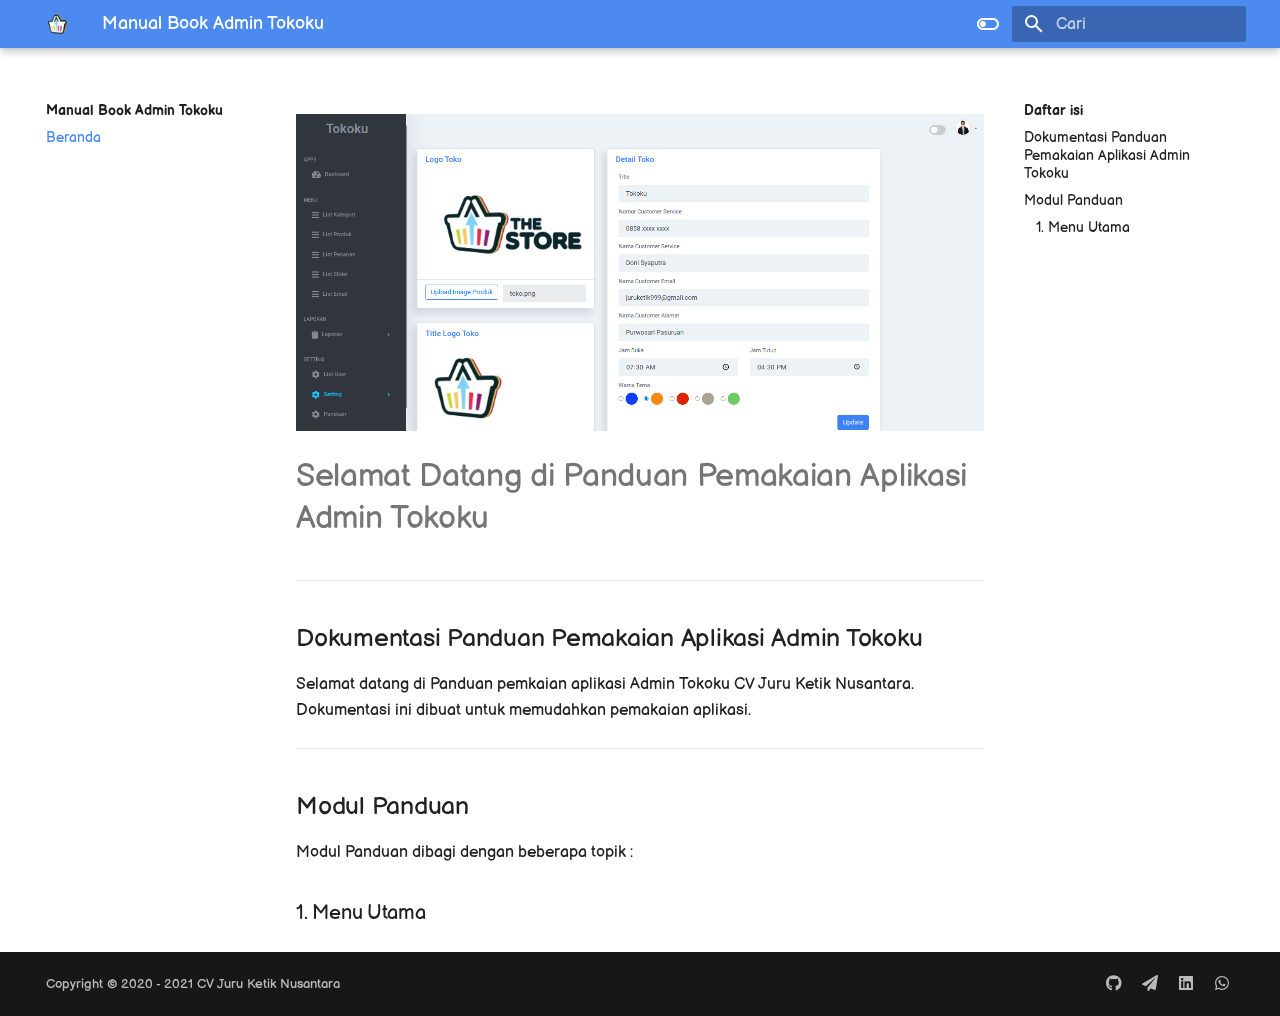
<file: index.html>
<!doctype html>
<html lang="id" class="no-js">
  <head>
    
      <meta charset="utf-8">
      <meta name="viewport" content="width=device-width,initial-scale=1">
      
      
      
      
      <link rel="icon" href="assets/img/logo.png">
      <meta name="generator" content="mkdocs-1.2.3, mkdocs-material-7.3.4">
    
    
      
        <title>Manual Book Admin Tokoku</title>
      
    
    
      <link rel="stylesheet" href="assets/stylesheets/main.db9e7362.min.css">
      
        
        <link rel="stylesheet" href="assets/stylesheets/palette.3f5d1f46.min.css">
        
      
    
    
    
      
        
        <link rel="preconnect" href="https://fonts.gstatic.com" crossorigin>
        <link rel="stylesheet" href="https://fonts.googleapis.com/css?family=Roboto:300,400,400i,700%7CRoboto+Mono&display=fallback">
        <style>:root{--md-text-font-family:"Roboto";--md-code-font-family:"Roboto Mono"}</style>
      
    
    
    
      <link rel="stylesheet" href="assets/css/extra.css">
    
    
      


    
    
  </head>
  
  
    
    
      
    
    
    
    
    <body dir="ltr" data-md-color-scheme="default" data-md-color-primary="" data-md-color-accent="">
  
    
    <script>function __prefix(e){return new URL(".",location).pathname+"."+e}function __get(e,t=localStorage){return JSON.parse(t.getItem(__prefix(e)))}</script>
    
      <script>var palette=__get("__palette");if(null!==palette&&"object"==typeof palette.color)for(var key in palette.color)document.body.setAttribute("data-md-color-"+key,palette.color[key])</script>
    
    <input class="md-toggle" data-md-toggle="drawer" type="checkbox" id="__drawer" autocomplete="off">
    <input class="md-toggle" data-md-toggle="search" type="checkbox" id="__search" autocomplete="off">
    <label class="md-overlay" for="__drawer"></label>
    <div data-md-component="skip">
      
        
        <a href="#selamat-datang-di-panduan-pemakaian-aplikasi-admin-tokoku" class="md-skip">
          Lewati ke isi
        </a>
      
    </div>
    <div data-md-component="announce">
      
    </div>
    
      

<header class="md-header" data-md-component="header">
  <nav class="md-header__inner md-grid" aria-label="Header">
    <a href="." title="Manual Book Admin Tokoku" class="md-header__button md-logo" aria-label="Manual Book Admin Tokoku" data-md-component="logo">
      
  <img src="assets/img/logo.png" alt="logo">

    </a>
    <label class="md-header__button md-icon" for="__drawer">
      <svg xmlns="http://www.w3.org/2000/svg" viewBox="0 0 24 24"><path d="M3 6h18v2H3V6m0 5h18v2H3v-2m0 5h18v2H3v-2z"/></svg>
    </label>
    <div class="md-header__title" data-md-component="header-title">
      <div class="md-header__ellipsis">
        <div class="md-header__topic">
          <span class="md-ellipsis">
            Manual Book Admin Tokoku
          </span>
        </div>
        <div class="md-header__topic" data-md-component="header-topic">
          <span class="md-ellipsis">
            
              Beranda
            
          </span>
        </div>
      </div>
    </div>
    
      <form class="md-header__option" data-md-component="palette">
        
          
          
          <input class="md-option" data-md-color-media="" data-md-color-scheme="default" data-md-color-primary="" data-md-color-accent=""  aria-label="Switch to dark mode"  type="radio" name="__palette" id="__palette_1">
          
            <label class="md-header__button md-icon" title="Switch to dark mode" for="__palette_2" hidden>
              <svg xmlns="http://www.w3.org/2000/svg" viewBox="0 0 24 24"><path d="M17 6H7c-3.31 0-6 2.69-6 6s2.69 6 6 6h10c3.31 0 6-2.69 6-6s-2.69-6-6-6zm0 10H7c-2.21 0-4-1.79-4-4s1.79-4 4-4h10c2.21 0 4 1.79 4 4s-1.79 4-4 4zM7 9c-1.66 0-3 1.34-3 3s1.34 3 3 3 3-1.34 3-3-1.34-3-3-3z"/></svg>
            </label>
          
        
          
          
          <input class="md-option" data-md-color-media="" data-md-color-scheme="slate" data-md-color-primary="" data-md-color-accent=""  aria-label="Switch to light mode"  type="radio" name="__palette" id="__palette_2">
          
            <label class="md-header__button md-icon" title="Switch to light mode" for="__palette_1" hidden>
              <svg xmlns="http://www.w3.org/2000/svg" viewBox="0 0 24 24"><path d="M17 7H7a5 5 0 0 0-5 5 5 5 0 0 0 5 5h10a5 5 0 0 0 5-5 5 5 0 0 0-5-5m0 8a3 3 0 0 1-3-3 3 3 0 0 1 3-3 3 3 0 0 1 3 3 3 3 0 0 1-3 3z"/></svg>
            </label>
          
        
      </form>
    
    
    
      <label class="md-header__button md-icon" for="__search">
        <svg xmlns="http://www.w3.org/2000/svg" viewBox="0 0 24 24"><path d="M9.5 3A6.5 6.5 0 0 1 16 9.5c0 1.61-.59 3.09-1.56 4.23l.27.27h.79l5 5-1.5 1.5-5-5v-.79l-.27-.27A6.516 6.516 0 0 1 9.5 16 6.5 6.5 0 0 1 3 9.5 6.5 6.5 0 0 1 9.5 3m0 2C7 5 5 7 5 9.5S7 14 9.5 14 14 12 14 9.5 12 5 9.5 5z"/></svg>
      </label>
      
<div class="md-search" data-md-component="search" role="dialog">
  <label class="md-search__overlay" for="__search"></label>
  <div class="md-search__inner" role="search">
    <form class="md-search__form" name="search">
      <input type="text" class="md-search__input" name="query" aria-label="Cari" placeholder="Cari" autocapitalize="off" autocorrect="off" autocomplete="off" spellcheck="false" data-md-component="search-query" required>
      <label class="md-search__icon md-icon" for="__search">
        <svg xmlns="http://www.w3.org/2000/svg" viewBox="0 0 24 24"><path d="M9.5 3A6.5 6.5 0 0 1 16 9.5c0 1.61-.59 3.09-1.56 4.23l.27.27h.79l5 5-1.5 1.5-5-5v-.79l-.27-.27A6.516 6.516 0 0 1 9.5 16 6.5 6.5 0 0 1 3 9.5 6.5 6.5 0 0 1 9.5 3m0 2C7 5 5 7 5 9.5S7 14 9.5 14 14 12 14 9.5 12 5 9.5 5z"/></svg>
        <svg xmlns="http://www.w3.org/2000/svg" viewBox="0 0 24 24"><path d="M20 11v2H8l5.5 5.5-1.42 1.42L4.16 12l7.92-7.92L13.5 5.5 8 11h12z"/></svg>
      </label>
      <nav class="md-search__options" aria-label="Search">
        
        <button type="reset" class="md-search__icon md-icon" aria-label="Clear" tabindex="-1">
          <svg xmlns="http://www.w3.org/2000/svg" viewBox="0 0 24 24"><path d="M19 6.41 17.59 5 12 10.59 6.41 5 5 6.41 10.59 12 5 17.59 6.41 19 12 13.41 17.59 19 19 17.59 13.41 12 19 6.41z"/></svg>
        </button>
      </nav>
      
    </form>
    <div class="md-search__output">
      <div class="md-search__scrollwrap" data-md-scrollfix>
        <div class="md-search-result" data-md-component="search-result">
          <div class="md-search-result__meta">
            Initializing search
          </div>
          <ol class="md-search-result__list"></ol>
        </div>
      </div>
    </div>
  </div>
</div>
    
    
  </nav>
  
</header>
    
    <div class="md-container" data-md-component="container">
      
      
        
          
        
      
      <main class="md-main" data-md-component="main">
        <div class="md-main__inner md-grid">
          
            
              
              <div class="md-sidebar md-sidebar--primary" data-md-component="sidebar" data-md-type="navigation" >
                <div class="md-sidebar__scrollwrap">
                  <div class="md-sidebar__inner">
                    


<nav class="md-nav md-nav--primary" aria-label="Navigation" data-md-level="0">
  <label class="md-nav__title" for="__drawer">
    <a href="." title="Manual Book Admin Tokoku" class="md-nav__button md-logo" aria-label="Manual Book Admin Tokoku" data-md-component="logo">
      
  <img src="assets/img/logo.png" alt="logo">

    </a>
    Manual Book Admin Tokoku
  </label>
  
  <ul class="md-nav__list" data-md-scrollfix>
    
      
      
      

  
  
    
  
  
    <li class="md-nav__item md-nav__item--active">
      
      <input class="md-nav__toggle md-toggle" data-md-toggle="toc" type="checkbox" id="__toc">
      
      
        
      
      
        <label class="md-nav__link md-nav__link--active" for="__toc">
          Beranda
          <span class="md-nav__icon md-icon"></span>
        </label>
      
      <a href="." class="md-nav__link md-nav__link--active">
        Beranda
      </a>
      
        
<nav class="md-nav md-nav--secondary" aria-label="Daftar isi">
  
  
  
    
  
  
    <label class="md-nav__title" for="__toc">
      <span class="md-nav__icon md-icon"></span>
      Daftar isi
    </label>
    <ul class="md-nav__list" data-md-component="toc" data-md-scrollfix>
      
        <li class="md-nav__item">
  <a href="#dokumentasi-panduan-pemakaian-aplikasi-admin-tokoku" class="md-nav__link">
    Dokumentasi Panduan Pemakaian Aplikasi Admin Tokoku
  </a>
  
</li>
      
        <li class="md-nav__item">
  <a href="#modul-panduan" class="md-nav__link">
    Modul Panduan
  </a>
  
    <nav class="md-nav" aria-label="Modul Panduan">
      <ul class="md-nav__list">
        
          <li class="md-nav__item">
  <a href="#1-menu-utama" class="md-nav__link">
    1. Menu Utama
  </a>
  
</li>
        
      </ul>
    </nav>
  
</li>
      
    </ul>
  
</nav>
      
    </li>
  

    
  </ul>
</nav>
                  </div>
                </div>
              </div>
            
            
              
              <div class="md-sidebar md-sidebar--secondary" data-md-component="sidebar" data-md-type="toc" >
                <div class="md-sidebar__scrollwrap">
                  <div class="md-sidebar__inner">
                    
<nav class="md-nav md-nav--secondary" aria-label="Daftar isi">
  
  
  
    
  
  
    <label class="md-nav__title" for="__toc">
      <span class="md-nav__icon md-icon"></span>
      Daftar isi
    </label>
    <ul class="md-nav__list" data-md-component="toc" data-md-scrollfix>
      
        <li class="md-nav__item">
  <a href="#dokumentasi-panduan-pemakaian-aplikasi-admin-tokoku" class="md-nav__link">
    Dokumentasi Panduan Pemakaian Aplikasi Admin Tokoku
  </a>
  
</li>
      
        <li class="md-nav__item">
  <a href="#modul-panduan" class="md-nav__link">
    Modul Panduan
  </a>
  
    <nav class="md-nav" aria-label="Modul Panduan">
      <ul class="md-nav__list">
        
          <li class="md-nav__item">
  <a href="#1-menu-utama" class="md-nav__link">
    1. Menu Utama
  </a>
  
</li>
        
      </ul>
    </nav>
  
</li>
      
    </ul>
  
</nav>
                  </div>
                </div>
              </div>
            
          
          <div class="md-content" data-md-component="content">
            <article class="md-content__inner md-typeset">
              
                
                
                <p><img alt="Screenshot" src="assets/img/admin-setting.png" /></p>
<h1 id="selamat-datang-di-panduan-pemakaian-aplikasi-admin-tokoku"><strong>Selamat Datang di Panduan Pemakaian Aplikasi Admin Tokoku</strong></h1>
<hr />
<h2 id="dokumentasi-panduan-pemakaian-aplikasi-admin-tokoku">Dokumentasi Panduan Pemakaian Aplikasi Admin Tokoku</h2>
<p>Selamat datang di Panduan pemkaian aplikasi Admin Tokoku CV Juru Ketik Nusantara.
Dokumentasi ini dibuat untuk memudahkan pemakaian aplikasi.</p>
<hr />
<h2 id="modul-panduan">Modul Panduan</h2>
<p>Modul Panduan dibagi dengan beberapa topik :</p>
<h3 id="1-menu-utama">1. Menu Utama</h3>
<!-- * [Menu Header](menu_utama/header.md)

* [Menu Home](menu_utama/home.md)

* [Menu Footer](menu_utama/footer.md) -->
                
              
              
                


              
            </article>
          </div>
        </div>
        
      </main>
      
        
<footer class="md-footer">
  
  <div class="md-footer-meta md-typeset">
    <div class="md-footer-meta__inner md-grid">
      <div class="md-footer-copyright">
        
          <div class="md-footer-copyright__highlight">
            Copyright &copy; 2020 - 2021 CV Juru Ketik Nusantara
          </div>
        
        
        
      </div>
      
  <div class="md-footer-social">
    
      
      
        
        
      
      <a href="https://github.com/Baguspanji" target="_blank" rel="noopener" title="github.com" class="md-footer-social__link">
        <svg xmlns="http://www.w3.org/2000/svg" viewBox="0 0 496 512"><path d="M165.9 397.4c0 2-2.3 3.6-5.2 3.6-3.3.3-5.6-1.3-5.6-3.6 0-2 2.3-3.6 5.2-3.6 3-.3 5.6 1.3 5.6 3.6zm-31.1-4.5c-.7 2 1.3 4.3 4.3 4.9 2.6 1 5.6 0 6.2-2s-1.3-4.3-4.3-5.2c-2.6-.7-5.5.3-6.2 2.3zm44.2-1.7c-2.9.7-4.9 2.6-4.6 4.9.3 2 2.9 3.3 5.9 2.6 2.9-.7 4.9-2.6 4.6-4.6-.3-1.9-3-3.2-5.9-2.9zM244.8 8C106.1 8 0 113.3 0 252c0 110.9 69.8 205.8 169.5 239.2 12.8 2.3 17.3-5.6 17.3-12.1 0-6.2-.3-40.4-.3-61.4 0 0-70 15-84.7-29.8 0 0-11.4-29.1-27.8-36.6 0 0-22.9-15.7 1.6-15.4 0 0 24.9 2 38.6 25.8 21.9 38.6 58.6 27.5 72.9 20.9 2.3-16 8.8-27.1 16-33.7-55.9-6.2-112.3-14.3-112.3-110.5 0-27.5 7.6-41.3 23.6-58.9-2.6-6.5-11.1-33.3 2.6-67.9 20.9-6.5 69 27 69 27 20-5.6 41.5-8.5 62.8-8.5s42.8 2.9 62.8 8.5c0 0 48.1-33.6 69-27 13.7 34.7 5.2 61.4 2.6 67.9 16 17.7 25.8 31.5 25.8 58.9 0 96.5-58.9 104.2-114.8 110.5 9.2 7.9 17 22.9 17 46.4 0 33.7-.3 75.4-.3 83.6 0 6.5 4.6 14.4 17.3 12.1C428.2 457.8 496 362.9 496 252 496 113.3 383.5 8 244.8 8zM97.2 352.9c-1.3 1-1 3.3.7 5.2 1.6 1.6 3.9 2.3 5.2 1 1.3-1 1-3.3-.7-5.2-1.6-1.6-3.9-2.3-5.2-1zm-10.8-8.1c-.7 1.3.3 2.9 2.3 3.9 1.6 1 3.6.7 4.3-.7.7-1.3-.3-2.9-2.3-3.9-2-.6-3.6-.3-4.3.7zm32.4 35.6c-1.6 1.3-1 4.3 1.3 6.2 2.3 2.3 5.2 2.6 6.5 1 1.3-1.3.7-4.3-1.3-6.2-2.2-2.3-5.2-2.6-6.5-1zm-11.4-14.7c-1.6 1-1.6 3.6 0 5.9 1.6 2.3 4.3 3.3 5.6 2.3 1.6-1.3 1.6-3.9 0-6.2-1.4-2.3-4-3.3-5.6-2z"/></svg>
      </a>
    
      
      
      <a href="mailto:bagusp1805@gmail.com" target="_blank" rel="noopener" title="" class="md-footer-social__link">
        <svg xmlns="http://www.w3.org/2000/svg" viewBox="0 0 512 512"><path d="M476 3.2 12.5 270.6c-18.1 10.4-15.8 35.6 2.2 43.2L121 358.4l287.3-253.2c5.5-4.9 13.3 2.6 8.6 8.3L176 407v80.5c0 23.6 28.5 32.9 42.5 15.8L282 426l124.6 52.2c14.2 6 30.4-2.9 33-18.2l72-432C515 7.8 493.3-6.8 476 3.2z"/></svg>
      </a>
    
      
      
        
        
      
      <a href="https://www.linkedin.com/in/bagus-panji-8870211b5" target="_blank" rel="noopener" title="www.linkedin.com" class="md-footer-social__link">
        <svg xmlns="http://www.w3.org/2000/svg" viewBox="0 0 448 512"><path d="M416 32H31.9C14.3 32 0 46.5 0 64.3v383.4C0 465.5 14.3 480 31.9 480H416c17.6 0 32-14.5 32-32.3V64.3c0-17.8-14.4-32.3-32-32.3zM135.4 416H69V202.2h66.5V416zm-33.2-243c-21.3 0-38.5-17.3-38.5-38.5S80.9 96 102.2 96c21.2 0 38.5 17.3 38.5 38.5 0 21.3-17.2 38.5-38.5 38.5zm282.1 243h-66.4V312c0-24.8-.5-56.7-34.5-56.7-34.6 0-39.9 27-39.9 54.9V416h-66.4V202.2h63.7v29.2h.9c8.9-16.8 30.6-34.5 62.9-34.5 67.2 0 79.7 44.3 79.7 101.9V416z"/></svg>
      </a>
    
      
      
        
        
      
      <a href="https://wa.me/6285785800430?" target="_blank" rel="noopener" title="wa.me" class="md-footer-social__link">
        <svg xmlns="http://www.w3.org/2000/svg" viewBox="0 0 448 512"><path d="M380.9 97.1C339 55.1 283.2 32 223.9 32c-122.4 0-222 99.6-222 222 0 39.1 10.2 77.3 29.6 111L0 480l117.7-30.9c32.4 17.7 68.9 27 106.1 27h.1c122.3 0 224.1-99.6 224.1-222 0-59.3-25.2-115-67.1-157zm-157 341.6c-33.2 0-65.7-8.9-94-25.7l-6.7-4-69.8 18.3L72 359.2l-4.4-7c-18.5-29.4-28.2-63.3-28.2-98.2 0-101.7 82.8-184.5 184.6-184.5 49.3 0 95.6 19.2 130.4 54.1 34.8 34.9 56.2 81.2 56.1 130.5 0 101.8-84.9 184.6-186.6 184.6zm101.2-138.2c-5.5-2.8-32.8-16.2-37.9-18-5.1-1.9-8.8-2.8-12.5 2.8-3.7 5.6-14.3 18-17.6 21.8-3.2 3.7-6.5 4.2-12 1.4-32.6-16.3-54-29.1-75.5-66-5.7-9.8 5.7-9.1 16.3-30.3 1.8-3.7.9-6.9-.5-9.7-1.4-2.8-12.5-30.1-17.1-41.2-4.5-10.8-9.1-9.3-12.5-9.5-3.2-.2-6.9-.2-10.6-.2-3.7 0-9.7 1.4-14.8 6.9-5.1 5.6-19.4 19-19.4 46.3 0 27.3 19.9 53.7 22.6 57.4 2.8 3.7 39.1 59.7 94.8 83.8 35.2 15.2 49 16.5 66.6 13.9 10.7-1.6 32.8-13.4 37.4-26.4 4.6-13 4.6-24.1 3.2-26.4-1.3-2.5-5-3.9-10.5-6.6z"/></svg>
      </a>
    
  </div>

    </div>
  </div>
</footer>
      
    </div>
    <div class="md-dialog" data-md-component="dialog">
      <div class="md-dialog__inner md-typeset"></div>
    </div>
    <script id="__config" type="application/json">{"base": ".", "features": ["navigation.expand", "header.autohide"], "translations": {"clipboard.copy": "Salin ke memori", "clipboard.copied": "Tersalin ke memori", "search.config.lang": "en", "search.config.pipeline": " ", "search.config.separator": "[\\s\\-]+", "search.placeholder": "Cari", "search.result.placeholder": "Ketik untuk mulai pencarian", "search.result.none": "Tidak ada dokumen yang sesuai", "search.result.one": "1 dokumen ditemukan", "search.result.other": "# dokumen ditemukan", "search.result.more.one": "1 more on this page", "search.result.more.other": "# more on this page", "search.result.term.missing": "Missing", "select.version.title": "Select version"}, "search": "assets/javascripts/workers/search.8397ff9e.min.js", "version": null}</script>
    
    
      <script src="assets/javascripts/bundle.1e84347e.min.js"></script>
      
    
  </body>
</html>
</file>
<file: assets/css/extra.css>
@import url('https://fonts.googleapis.com/css2?family=Balsamiq+Sans&display=swap');

:root {
  --md-primary-fg-color: #4d8af0;
  --md-primary-fg-color--light: #ecb7b7;
  --md-primary-fg-color--dark: #90030c;

  --md-text-font-family: 'Balsamiq Sans', cursive;
}
</file>
<file: assets/stylesheets/main.db9e7362.min.css>
@charset "UTF-8";html{-webkit-text-size-adjust:none;-moz-text-size-adjust:none;-ms-text-size-adjust:none;text-size-adjust:none;box-sizing:border-box}*,:after,:before{box-sizing:inherit}body{margin:0}a,button,input,label{-webkit-tap-highlight-color:transparent}a{color:inherit;text-decoration:none}hr{border:0;box-sizing:content-box;display:block;height:.05rem;overflow:visible;padding:0}small{font-size:80%}sub,sup{line-height:1em}img{border-style:none}table{border-collapse:separate;border-spacing:0}td,th{font-weight:400;vertical-align:top}button{background:transparent;border:0;font-family:inherit;font-size:inherit;margin:0;padding:0}input{border:0;outline:none}:root{--md-default-fg-color:rgba(0,0,0,0.87);--md-default-fg-color--light:rgba(0,0,0,0.54);--md-default-fg-color--lighter:rgba(0,0,0,0.32);--md-default-fg-color--lightest:rgba(0,0,0,0.07);--md-default-bg-color:#fff;--md-default-bg-color--light:hsla(0,0%,100%,0.7);--md-default-bg-color--lighter:hsla(0,0%,100%,0.3);--md-default-bg-color--lightest:hsla(0,0%,100%,0.12);--md-primary-fg-color:#4051b5;--md-primary-fg-color--light:#5d6cc0;--md-primary-fg-color--dark:#303fa1;--md-primary-bg-color:#fff;--md-primary-bg-color--light:hsla(0,0%,100%,0.7);--md-accent-fg-color:#526cfe;--md-accent-fg-color--transparent:rgba(82,108,254,0.1);--md-accent-bg-color:#fff;--md-accent-bg-color--light:hsla(0,0%,100%,0.7)}:root>*{--md-code-fg-color:#36464e;--md-code-bg-color:#f5f5f5;--md-code-hl-color:rgba(255,255,0,0.5);--md-code-hl-number-color:#d52a2a;--md-code-hl-special-color:#db1457;--md-code-hl-function-color:#a846b9;--md-code-hl-constant-color:#6e59d9;--md-code-hl-keyword-color:#3f6ec6;--md-code-hl-string-color:#1c7d4d;--md-code-hl-name-color:var(--md-code-fg-color);--md-code-hl-operator-color:var(--md-default-fg-color--light);--md-code-hl-punctuation-color:var(--md-default-fg-color--light);--md-code-hl-comment-color:var(--md-default-fg-color--light);--md-code-hl-generic-color:var(--md-default-fg-color--light);--md-code-hl-variable-color:var(--md-default-fg-color--light);--md-typeset-color:var(--md-default-fg-color);--md-typeset-a-color:var(--md-primary-fg-color);--md-typeset-mark-color:rgba(255,255,0,0.5);--md-typeset-del-color:hsla(6,90%,60%,0.15);--md-typeset-ins-color:rgba(11,213,112,0.15);--md-typeset-kbd-color:#fafafa;--md-typeset-kbd-accent-color:#fff;--md-typeset-kbd-border-color:#b8b8b8;--md-typeset-table-color:rgba(0,0,0,0.12);--md-admonition-fg-color:var(--md-default-fg-color);--md-admonition-bg-color:var(--md-default-bg-color);--md-footer-fg-color:#fff;--md-footer-fg-color--light:hsla(0,0%,100%,0.7);--md-footer-fg-color--lighter:hsla(0,0%,100%,0.3);--md-footer-bg-color:rgba(0,0,0,0.87);--md-footer-bg-color--dark:rgba(0,0,0,0.32)}.md-icon svg{fill:currentColor;display:block;height:1.2rem;width:1.2rem}body{-webkit-font-smoothing:antialiased;-moz-osx-font-smoothing:grayscale}body,input{font-feature-settings:"kern","liga";font-family:var(--md-text-font-family,_),-apple-system,BlinkMacSystemFont,Helvetica,Arial,sans-serif}body,code,input,kbd,pre{color:var(--md-typeset-color)}code,kbd,pre{font-feature-settings:"kern";font-family:var(--md-code-font-family,_),SFMono-Regular,Consolas,Menlo,monospace}:root{--md-typeset-table-sort-icon:url('data:image/svg+xml;charset=utf-8,<svg xmlns="http://www.w3.org/2000/svg" viewBox="0 0 24 24"><path d="m18 21-4-4h3V7h-3l4-4 4 4h-3v10h3M2 19v-2h10v2M2 13v-2h7v2M2 7V5h4v2H2z"/></svg>');--md-typeset-table-sort-icon--asc:url('data:image/svg+xml;charset=utf-8,<svg xmlns="http://www.w3.org/2000/svg" viewBox="0 0 24 24"><path d="M19 17h3l-4 4-4-4h3V3h2M2 17h10v2H2M6 5v2H2V5m0 6h7v2H2v-2z"/></svg>');--md-typeset-table-sort-icon--desc:url('data:image/svg+xml;charset=utf-8,<svg xmlns="http://www.w3.org/2000/svg" viewBox="0 0 24 24"><path d="M19 7h3l-4-4-4 4h3v14h2M2 17h10v2H2M6 5v2H2V5m0 6h7v2H2v-2z"/></svg>')}.md-typeset{-webkit-print-color-adjust:exact;color-adjust:exact;font-size:.8rem;line-height:1.6}@media print{.md-typeset{font-size:.68rem}}.md-typeset blockquote,.md-typeset dl,.md-typeset figure,.md-typeset ol,.md-typeset pre,.md-typeset ul{margin:1em 0}.md-typeset h1{color:var(--md-default-fg-color--light);font-size:2em;line-height:1.3;margin:0 0 1.25em}.md-typeset h1,.md-typeset h2{font-weight:300;letter-spacing:-.01em}.md-typeset h2{font-size:1.5625em;line-height:1.4;margin:1.6em 0 .64em}.md-typeset h3{font-size:1.25em;font-weight:400;letter-spacing:-.01em;line-height:1.5;margin:1.6em 0 .8em}.md-typeset h2+h3{margin-top:.8em}.md-typeset h4{font-weight:700;letter-spacing:-.01em;margin:1em 0}.md-typeset h5,.md-typeset h6{color:var(--md-default-fg-color--light);font-size:.8em;font-weight:700;letter-spacing:-.01em;margin:1.25em 0}.md-typeset h5{text-transform:uppercase}.md-typeset hr{border-bottom:.05rem solid var(--md-default-fg-color--lightest);display:flow-root;margin:1.5em 0}.md-typeset a{color:var(--md-typeset-a-color);word-break:break-word}.md-typeset a,.md-typeset a:before{transition:color 125ms}.md-typeset a:focus,.md-typeset a:hover{color:var(--md-accent-fg-color)}.md-typeset a.focus-visible{outline-color:var(--md-accent-fg-color);outline-offset:.2rem}.md-typeset code,.md-typeset kbd,.md-typeset pre{color:var(--md-code-fg-color);direction:ltr}@media print{.md-typeset code,.md-typeset kbd,.md-typeset pre{white-space:pre-wrap}}.md-typeset code{background-color:var(--md-code-bg-color);border-radius:.1rem;-webkit-box-decoration-break:clone;box-decoration-break:clone;font-size:.85em;padding:0 .2941176471em;word-break:break-word}.md-typeset code:not(.focus-visible){-webkit-tap-highlight-color:transparent;outline:none}.md-typeset h1 code,.md-typeset h2 code,.md-typeset h3 code,.md-typeset h4 code,.md-typeset h5 code,.md-typeset h6 code{background-color:transparent;box-shadow:none;margin:initial;padding:initial}.md-typeset a code{color:currentColor}.md-typeset pre{display:flow-root;line-height:1.4;position:relative}.md-typeset pre>code{-webkit-box-decoration-break:slice;box-decoration-break:slice;box-shadow:none;display:block;margin:0;overflow:auto;padding:.7720588235em 1.1764705882em;scrollbar-color:var(--md-default-fg-color--lighter) transparent;scrollbar-width:thin;touch-action:auto;word-break:normal}.md-typeset pre>code:hover{scrollbar-color:var(--md-accent-fg-color) transparent}.md-typeset pre>code::-webkit-scrollbar{height:.2rem;width:.2rem}.md-typeset pre>code::-webkit-scrollbar-thumb{background-color:var(--md-default-fg-color--lighter)}.md-typeset pre>code::-webkit-scrollbar-thumb:hover{background-color:var(--md-accent-fg-color)}@media screen and (max-width:44.9375em){.md-typeset>pre{margin:1em -.8rem}.md-typeset>pre code{border-radius:0}}.md-typeset kbd{background-color:var(--md-typeset-kbd-color);border-radius:.1rem;box-shadow:0 .1rem 0 .05rem var(--md-typeset-kbd-border-color),0 .1rem 0 var(--md-typeset-kbd-border-color),0 -.1rem .2rem var(--md-typeset-kbd-accent-color) inset;color:var(--md-default-fg-color);display:inline-block;font-size:.75em;padding:0 .6666666667em;vertical-align:text-top;word-break:break-word}.md-typeset mark{background-color:var(--md-typeset-mark-color);-webkit-box-decoration-break:clone;box-decoration-break:clone;color:inherit;word-break:break-word}.md-typeset abbr{border-bottom:.05rem dotted var(--md-default-fg-color--light);cursor:help;text-decoration:none}@media (hover:none){.md-typeset abbr{position:relative}.md-typeset abbr[title]:focus:after,.md-typeset abbr[title]:hover:after{background-color:var(--md-default-fg-color);border-radius:.1rem;box-shadow:0 2px 2px 0 rgba(0,0,0,.14),0 1px 5px 0 rgba(0,0,0,.12),0 3px 1px -2px rgba(0,0,0,.2);color:var(--md-default-bg-color);content:attr(title);display:inline-block;font-size:.7rem;left:0;margin-top:2em;max-width:80%;min-width:-webkit-max-content;min-width:-moz-max-content;min-width:max-content;padding:.2rem .3rem;position:absolute;width:auto}}.md-typeset small{opacity:.75}.md-typeset sub,.md-typeset sup{margin-left:.078125em}[dir=rtl] .md-typeset sub,[dir=rtl] .md-typeset sup{margin-left:0;margin-right:.078125em}.md-typeset blockquote{border-left:.2rem solid var(--md-default-fg-color--lighter);color:var(--md-default-fg-color--light);padding-left:.6rem}[dir=rtl] .md-typeset blockquote{border-left:initial;border-right:.2rem solid var(--md-default-fg-color--lighter);padding-left:0;padding-right:.6rem}.md-typeset ul{list-style-type:disc}.md-typeset ol,.md-typeset ul{display:flow-root;margin-left:.625em;padding:0}[dir=rtl] .md-typeset ol,[dir=rtl] .md-typeset ul{margin-left:0;margin-right:.625em}.md-typeset ol ol,.md-typeset ul ol{list-style-type:lower-alpha}.md-typeset ol ol ol,.md-typeset ul ol ol{list-style-type:lower-roman}.md-typeset ol li,.md-typeset ul li{margin-bottom:.5em;margin-left:1.25em}[dir=rtl] .md-typeset ol li,[dir=rtl] .md-typeset ul li{margin-left:0;margin-right:1.25em}.md-typeset ol li blockquote,.md-typeset ol li p,.md-typeset ul li blockquote,.md-typeset ul li p{margin:.5em 0}.md-typeset ol li:last-child,.md-typeset ul li:last-child{margin-bottom:0}.md-typeset ol li ol,.md-typeset ol li ul,.md-typeset ul li ol,.md-typeset ul li ul{margin:.5em 0 .5em .625em}[dir=rtl] .md-typeset ol li ol,[dir=rtl] .md-typeset ol li ul,[dir=rtl] .md-typeset ul li ol,[dir=rtl] .md-typeset ul li ul{margin-left:0;margin-right:.625em}.md-typeset dd{margin:1em 0 1.5em 1.875em}[dir=rtl] .md-typeset dd{margin-left:0;margin-right:1.875em}.md-typeset img,.md-typeset svg{height:auto;max-width:100%}.md-typeset img[align=left],.md-typeset svg[align=left]{margin:1em 1em 1em 0}.md-typeset img[align=right],.md-typeset svg[align=right]{margin:1em 0 1em 1em}.md-typeset img[align]:only-child,.md-typeset svg[align]:only-child{margin-top:0}.md-typeset figure{display:flow-root;margin:0 auto;max-width:100%;text-align:center;width:-webkit-fit-content;width:-moz-fit-content;width:fit-content}.md-typeset figure img{display:block}.md-typeset figcaption{font-style:italic;margin:1em auto 2em;max-width:24rem}.md-typeset iframe{max-width:100%}.md-typeset table:not([class]){background-color:var(--md-default-bg-color);border:.05rem solid var(--md-typeset-table-color);border-radius:.1rem;display:inline-block;font-size:.64rem;max-width:100%;overflow:auto;touch-action:auto}@media print{.md-typeset table:not([class]){display:table}}.md-typeset table:not([class])+*{margin-top:1.5em}.md-typeset table:not([class]) td>:first-child,.md-typeset table:not([class]) th>:first-child{margin-top:0}.md-typeset table:not([class]) td>:last-child,.md-typeset table:not([class]) th>:last-child{margin-bottom:0}.md-typeset table:not([class]) td:not([align]),.md-typeset table:not([class]) th:not([align]){text-align:left}[dir=rtl] .md-typeset table:not([class]) td:not([align]),[dir=rtl] .md-typeset table:not([class]) th:not([align]){text-align:right}.md-typeset table:not([class]) th{font-weight:700;min-width:5rem;padding:.9375em 1.25em;vertical-align:top}.md-typeset table:not([class]) th a{color:inherit}.md-typeset table:not([class]) td{border-top:.05rem solid var(--md-typeset-table-color);padding:.9375em 1.25em;vertical-align:top}.md-typeset table:not([class]) tbody tr{transition:background-color 125ms}.md-typeset table:not([class]) tbody tr:hover{background-color:rgba(0,0,0,.035);box-shadow:0 .05rem 0 var(--md-default-bg-color) inset}.md-typeset table:not([class]) a{word-break:normal}.md-typeset table th[role=columnheader]{cursor:pointer}.md-typeset table th[role=columnheader]:after{content:"";display:inline-block;height:1.2em;margin-left:.5em;-webkit-mask-image:var(--md-typeset-table-sort-icon);mask-image:var(--md-typeset-table-sort-icon);-webkit-mask-repeat:no-repeat;mask-repeat:no-repeat;-webkit-mask-size:contain;mask-size:contain;transition:background-color 125ms;vertical-align:text-bottom;width:1.2em}.md-typeset table th[role=columnheader]:hover:after{background-color:var(--md-default-fg-color--lighter)}.md-typeset table th[role=columnheader][aria-sort=ascending]:after{background-color:var(--md-default-fg-color--light);-webkit-mask-image:var(--md-typeset-table-sort-icon--asc);mask-image:var(--md-typeset-table-sort-icon--asc)}.md-typeset table th[role=columnheader][aria-sort=descending]:after{background-color:var(--md-default-fg-color--light);-webkit-mask-image:var(--md-typeset-table-sort-icon--desc);mask-image:var(--md-typeset-table-sort-icon--desc)}.md-typeset__scrollwrap{margin:1em -.8rem;overflow-x:auto;touch-action:auto}.md-typeset__table{display:inline-block;margin-bottom:.5em;padding:0 .8rem}@media print{.md-typeset__table{display:block}}html .md-typeset__table table{display:table;margin:0;overflow:hidden;width:100%}html{font-size:125%;height:100%;overflow-x:hidden}@media screen and (min-width:100em){html{font-size:137.5%}}@media screen and (min-width:125em){html{font-size:150%}}body{background-color:var(--md-default-bg-color);display:flex;flex-direction:column;font-size:.5rem;min-height:100%;position:relative;width:100%}@media print{body{display:block}}@media screen and (max-width:59.9375em){body[data-md-state=lock]{position:fixed}}.md-grid{margin-left:auto;margin-right:auto;max-width:61rem}.md-container{display:flex;flex-direction:column;flex-grow:1}@media print{.md-container{display:block}}.md-main{flex-grow:1}.md-main__inner{display:flex;height:100%;margin-top:1.5rem}.md-ellipsis{overflow:hidden;text-overflow:ellipsis;white-space:nowrap}.md-toggle{display:none}.md-option{height:0;opacity:0;position:absolute;width:0}.md-option:checked+label:not([hidden]){display:block}.md-option.focus-visible+label{outline-color:var(--md-accent-fg-color);outline-style:auto}.md-skip{background-color:var(--md-default-fg-color);border-radius:.1rem;color:var(--md-default-bg-color);font-size:.64rem;margin:.5rem;opacity:0;outline-color:var(--md-accent-fg-color);padding:.3rem .5rem;position:fixed;transform:translateY(.4rem);z-index:-1}.md-skip:focus{opacity:1;transform:translateY(0);transition:transform .25s cubic-bezier(.4,0,.2,1),opacity 175ms 75ms;z-index:10}@page{margin:25mm}.md-announce{background-color:var(--md-footer-bg-color);overflow:auto}@media print{.md-announce{display:none}}.md-announce__inner{color:var(--md-footer-fg-color);font-size:.7rem;margin:.6rem auto;padding:0 .8rem}:root{--md-clipboard-icon:url('data:image/svg+xml;charset=utf-8,<svg xmlns="http://www.w3.org/2000/svg" viewBox="0 0 24 24"><path d="M19 21H8V7h11m0-2H8a2 2 0 0 0-2 2v14a2 2 0 0 0 2 2h11a2 2 0 0 0 2-2V7a2 2 0 0 0-2-2m-3-4H4a2 2 0 0 0-2 2v14h2V3h12V1z"/></svg>')}.md-clipboard{border-radius:.1rem;color:var(--md-default-fg-color--lightest);cursor:pointer;height:1.5em;outline-color:var(--md-accent-fg-color);outline-offset:.1rem;position:absolute;right:.5em;top:.5em;transition:color .25s;width:1.5em;z-index:1}@media print{.md-clipboard{display:none}}.md-clipboard:not(.focus-visible){-webkit-tap-highlight-color:transparent;outline:none}:hover>.md-clipboard{color:var(--md-default-fg-color--light)}.md-clipboard:focus,.md-clipboard:hover{color:var(--md-accent-fg-color)}.md-clipboard:after{background-color:currentColor;content:"";display:block;height:1.125em;margin:0 auto;-webkit-mask-image:var(--md-clipboard-icon);mask-image:var(--md-clipboard-icon);-webkit-mask-repeat:no-repeat;mask-repeat:no-repeat;-webkit-mask-size:contain;mask-size:contain;width:1.125em}.md-clipboard--inline{cursor:pointer}.md-clipboard--inline code{transition:color .25s,background-color .25s}.md-clipboard--inline:focus code,.md-clipboard--inline:hover code{background-color:var(--md-accent-fg-color--transparent);color:var(--md-accent-fg-color)}.md-content{flex-grow:1;overflow:hidden;scroll-padding-top:51.2rem}.md-content__inner{margin:0 .8rem 1.2rem;padding-top:.6rem}@media screen and (min-width:76.25em){[dir=ltr] .md-sidebar--primary:not([hidden])~.md-content>.md-content__inner{margin-left:1.2rem}[dir=rtl] .md-sidebar--primary:not([hidden])~.md-content>.md-content__inner{margin-right:1.2rem}[dir=ltr] .md-sidebar--secondary:not([hidden])~.md-content>.md-content__inner{margin-right:1.2rem}[dir=rtl] .md-sidebar--secondary:not([hidden])~.md-content>.md-content__inner{margin-left:1.2rem}}.md-content__inner:before{content:"";display:block;height:.4rem}.md-content__inner>:last-child{margin-bottom:0}.md-content__button{float:right;margin:.4rem 0 .4rem .4rem;padding:0}@media print{.md-content__button{display:none}}[dir=rtl] .md-content__button{float:left;margin-left:0;margin-right:.4rem}[dir=rtl] .md-content__button svg{transform:scaleX(-1)}.md-typeset .md-content__button{color:var(--md-default-fg-color--lighter)}.md-content__button svg{display:inline;vertical-align:top}.md-dialog{background-color:var(--md-default-fg-color);border-radius:.1rem;bottom:.8rem;box-shadow:0 2px 2px 0 rgba(0,0,0,.14),0 1px 5px 0 rgba(0,0,0,.12),0 3px 1px -2px rgba(0,0,0,.2);left:auto;min-width:11.1rem;opacity:0;padding:.4rem .6rem;pointer-events:none;position:fixed;right:.8rem;transform:translateY(100%);transition:transform 0ms .4s,opacity .4s;z-index:3}@media print{.md-dialog{display:none}}[dir=rtl] .md-dialog{left:.8rem;right:auto}.md-dialog[data-md-state=open]{opacity:1;pointer-events:auto;transform:translateY(0);transition:transform .4s cubic-bezier(.075,.85,.175,1),opacity .4s}.md-dialog__inner{color:var(--md-default-bg-color);font-size:.7rem}.md-typeset .md-button{border:.1rem solid;border-radius:.1rem;color:var(--md-primary-fg-color);cursor:pointer;display:inline-block;font-weight:700;padding:.625em 2em;transition:color 125ms,background-color 125ms,border-color 125ms}.md-typeset .md-button--primary{background-color:var(--md-primary-fg-color);border-color:var(--md-primary-fg-color);color:var(--md-primary-bg-color)}.md-typeset .md-button:focus,.md-typeset .md-button:hover{background-color:var(--md-accent-fg-color);border-color:var(--md-accent-fg-color);color:var(--md-accent-bg-color)}.md-typeset .md-input{border-radius:.1rem;box-shadow:0 .2rem .5rem rgba(0,0,0,.1),0 .025rem .05rem rgba(0,0,0,.1);font-size:.8rem;height:1.8rem;padding:0 .6rem;transition:box-shadow .25s}.md-typeset .md-input:focus,.md-typeset .md-input:hover{box-shadow:0 .4rem 1rem rgba(0,0,0,.15),0 .025rem .05rem rgba(0,0,0,.15)}.md-typeset .md-input--stretch{width:100%}.md-header{background-color:var(--md-primary-fg-color);box-shadow:0 0 .2rem transparent,0 .2rem .4rem transparent;color:var(--md-primary-bg-color);left:0;position:-webkit-sticky;position:sticky;right:0;top:0;z-index:3}@media print{.md-header{display:none}}.md-header[data-md-state=shadow]{box-shadow:0 0 .2rem rgba(0,0,0,.1),0 .2rem .4rem rgba(0,0,0,.2);transition:transform .25s cubic-bezier(.1,.7,.1,1),box-shadow .25s}.md-header[data-md-state=hidden]{transform:translateY(-100%);transition:transform .25s cubic-bezier(.8,0,.6,1),box-shadow .25s}.md-header__inner{align-items:center;display:flex;padding:0 .2rem}.md-header__button{color:currentColor;cursor:pointer;margin:.2rem;outline-color:var(--md-accent-fg-color);padding:.4rem;position:relative;transition:opacity .25s;vertical-align:middle;z-index:1}.md-header__button:hover{opacity:.7}.md-header__button:not([hidden]){display:inline-block}.md-header__button:not(.focus-visible){-webkit-tap-highlight-color:transparent;outline:none}.md-header__button.md-logo{margin:.2rem;padding:.4rem}@media screen and (max-width:76.1875em){.md-header__button.md-logo{display:none}}.md-header__button.md-logo img,.md-header__button.md-logo svg{fill:currentColor;display:block;height:1.2rem;width:1.2rem}@media screen and (min-width:60em){.md-header__button[for=__search]{display:none}}.no-js .md-header__button[for=__search]{display:none}[dir=rtl] .md-header__button[for=__search] svg{transform:scaleX(-1)}@media screen and (min-width:76.25em){.md-header__button[for=__drawer]{display:none}}.md-header__topic{display:flex;max-width:100%;position:absolute;transition:transform .4s cubic-bezier(.1,.7,.1,1),opacity .15s}.md-header__topic+.md-header__topic{opacity:0;pointer-events:none;transform:translateX(1.25rem);transition:transform .4s cubic-bezier(1,.7,.1,.1),opacity .15s;z-index:-1}[dir=rtl] .md-header__topic+.md-header__topic{transform:translateX(-1.25rem)}.md-header__title{flex-grow:1;font-size:.9rem;height:2.4rem;line-height:2.4rem;margin-left:1rem;margin-right:.4rem}.md-header__title[data-md-state=active] .md-header__topic{opacity:0;pointer-events:none;transform:translateX(-1.25rem);transition:transform .4s cubic-bezier(1,.7,.1,.1),opacity .15s;z-index:-1}[dir=rtl] .md-header__title[data-md-state=active] .md-header__topic{transform:translateX(1.25rem)}.md-header__title[data-md-state=active] .md-header__topic+.md-header__topic{opacity:1;pointer-events:auto;transform:translateX(0);transition:transform .4s cubic-bezier(.1,.7,.1,1),opacity .15s;z-index:0}.md-header__title>.md-header__ellipsis{height:100%;position:relative;width:100%}.md-header__option{display:flex;flex-shrink:0;max-width:100%;transition:max-width 0ms .25s,opacity .25s .25s;white-space:nowrap}[data-md-toggle=search]:checked~.md-header .md-header__option{max-width:0;opacity:0;transition:max-width 0ms,opacity 0ms}.md-header__source{display:none}@media screen and (min-width:60em){.md-header__source{display:block;margin-left:1rem;max-width:11.7rem;width:11.7rem}[dir=rtl] .md-header__source{margin-left:0;margin-right:1rem}}@media screen and (min-width:76.25em){.md-header__source{margin-left:1.4rem}[dir=rtl] .md-header__source{margin-right:1.4rem}}.md-footer{background-color:var(--md-footer-bg-color);color:var(--md-footer-fg-color)}@media print{.md-footer{display:none}}.md-footer__inner{overflow:auto;padding:.2rem}.md-footer__link{display:flex;outline-color:var(--md-accent-fg-color);padding-bottom:.4rem;padding-top:1.4rem;transition:opacity .25s}@media screen and (min-width:45em){.md-footer__link{width:50%}}.md-footer__link:focus,.md-footer__link:hover{opacity:.7}.md-footer__link--prev{float:left}@media screen and (max-width:44.9375em){.md-footer__link--prev{width:25%}.md-footer__link--prev .md-footer__title{display:none}}[dir=rtl] .md-footer__link--prev{float:right}[dir=rtl] .md-footer__link--prev svg{transform:scaleX(-1)}.md-footer__link--next{float:right;text-align:right}@media screen and (max-width:44.9375em){.md-footer__link--next{width:75%}}[dir=rtl] .md-footer__link--next{float:left;text-align:left}[dir=rtl] .md-footer__link--next svg{transform:scaleX(-1)}.md-footer__title{flex-grow:1;font-size:.9rem;line-height:2.4rem;max-width:calc(100% - 2.4rem);padding:0 1rem;position:relative}.md-footer__button{margin:.2rem;padding:.4rem}.md-footer__direction{font-size:.64rem;left:0;margin-top:-1rem;opacity:.7;padding:0 1rem;position:absolute;right:0}.md-footer-meta{background-color:var(--md-footer-bg-color--dark)}.md-footer-meta__inner{display:flex;flex-wrap:wrap;justify-content:space-between;padding:.2rem}html .md-footer-meta.md-typeset a{color:var(--md-footer-fg-color--light)}html .md-footer-meta.md-typeset a:focus,html .md-footer-meta.md-typeset a:hover{color:var(--md-footer-fg-color)}.md-footer-copyright{color:var(--md-footer-fg-color--lighter);font-size:.64rem;margin:auto .6rem;padding:.4rem 0;width:100%}@media screen and (min-width:45em){.md-footer-copyright{width:auto}}.md-footer-copyright__highlight{color:var(--md-footer-fg-color--light)}.md-footer-social{margin:0 .4rem;padding:.2rem 0 .6rem}@media screen and (min-width:45em){.md-footer-social{padding:.6rem 0}}.md-footer-social__link{display:inline-block;height:1.6rem;text-align:center;width:1.6rem}.md-footer-social__link:before{line-height:1.9}.md-footer-social__link svg{fill:currentColor;max-height:.8rem;vertical-align:-25%}:root{--md-nav-icon--prev:url('data:image/svg+xml;charset=utf-8,<svg xmlns="http://www.w3.org/2000/svg" viewBox="0 0 24 24"><path d="M20 11v2H8l5.5 5.5-1.42 1.42L4.16 12l7.92-7.92L13.5 5.5 8 11h12z"/></svg>');--md-nav-icon--next:url('data:image/svg+xml;charset=utf-8,<svg xmlns="http://www.w3.org/2000/svg" viewBox="0 0 24 24"><path d="M8.59 16.58 13.17 12 8.59 7.41 10 6l6 6-6 6-1.41-1.42z"/></svg>');--md-toc-icon:url('data:image/svg+xml;charset=utf-8,<svg xmlns="http://www.w3.org/2000/svg" viewBox="0 0 24 24"><path d="M3 9h14V7H3v2m0 4h14v-2H3v2m0 4h14v-2H3v2m16 0h2v-2h-2v2m0-10v2h2V7h-2m0 6h2v-2h-2v2z"/></svg>')}.md-nav{font-size:.7rem;line-height:1.3}.md-nav__title{display:block;font-weight:700;overflow:hidden;padding:0 .6rem;text-overflow:ellipsis}.md-nav__title .md-nav__button{display:none}.md-nav__title .md-nav__button img{height:100%;width:auto}.md-nav__title .md-nav__button.md-logo img,.md-nav__title .md-nav__button.md-logo svg{fill:currentColor;display:block;height:2.4rem;width:2.4rem}.md-nav__list{list-style:none;margin:0;padding:0}.md-nav__item{padding:0 .6rem}.md-nav__item .md-nav__item{padding-right:0}[dir=rtl] .md-nav__item .md-nav__item{padding-left:0;padding-right:.6rem}.md-nav__link{align-items:center;cursor:pointer;display:flex;justify-content:space-between;margin-top:.625em;overflow:hidden;scroll-snap-align:start;text-overflow:ellipsis;transition:color 125ms}.md-nav__link[data-md-state=blur]{color:var(--md-default-fg-color--light)}.md-nav__item .md-nav__link--active{color:var(--md-typeset-a-color)}.md-nav__item .md-nav__link--index [href]{width:100%}.md-nav__link:focus,.md-nav__link:hover{color:var(--md-accent-fg-color)}.md-nav__link.focus-visible{outline-color:var(--md-accent-fg-color);outline-offset:.2rem}.md-nav--primary .md-nav__link[for=__toc]{display:none}.md-nav--primary .md-nav__link[for=__toc] .md-icon:after{background-color:currentColor;display:block;height:100%;-webkit-mask-image:var(--md-toc-icon);mask-image:var(--md-toc-icon);width:100%}.md-nav--primary .md-nav__link[for=__toc]~.md-nav{display:none}.md-nav__link>*{cursor:pointer;display:flex}.md-nav__source{display:none}@media screen and (max-width:76.1875em){.md-nav--primary,.md-nav--primary .md-nav{background-color:var(--md-default-bg-color);display:flex;flex-direction:column;height:100%;left:0;position:absolute;right:0;top:0;z-index:1}.md-nav--primary .md-nav__item,.md-nav--primary .md-nav__title{font-size:.8rem;line-height:1.5}.md-nav--primary .md-nav__title{background-color:var(--md-default-fg-color--lightest);color:var(--md-default-fg-color--light);cursor:pointer;font-weight:400;height:5.6rem;line-height:2.4rem;padding:3rem .8rem .2rem;position:relative;white-space:nowrap}.md-nav--primary .md-nav__title .md-nav__icon{display:block;height:1.2rem;left:.4rem;margin:.2rem;position:absolute;top:.4rem;width:1.2rem}[dir=rtl] .md-nav--primary .md-nav__title .md-nav__icon{left:auto;right:.4rem}.md-nav--primary .md-nav__title .md-nav__icon:after{background-color:currentColor;content:"";display:block;height:100%;-webkit-mask-image:var(--md-nav-icon--prev);mask-image:var(--md-nav-icon--prev);-webkit-mask-repeat:no-repeat;mask-repeat:no-repeat;-webkit-mask-size:contain;mask-size:contain;width:100%}.md-nav--primary .md-nav__title~.md-nav__list{background-color:var(--md-default-bg-color);box-shadow:0 .05rem 0 var(--md-default-fg-color--lightest) inset;overflow-y:auto;-ms-scroll-snap-type:y mandatory;scroll-snap-type:y mandatory;touch-action:pan-y}.md-nav--primary .md-nav__title~.md-nav__list>:first-child{border-top:0}.md-nav--primary .md-nav__title[for=__drawer]{background-color:var(--md-primary-fg-color);color:var(--md-primary-bg-color)}.md-nav--primary .md-nav__title .md-logo{display:block;left:.2rem;margin:.2rem;padding:.4rem;position:absolute;top:.2rem}[dir=rtl] .md-nav--primary .md-nav__title .md-logo{left:auto;right:.2rem}.md-nav--primary .md-nav__list{flex:1}.md-nav--primary .md-nav__item{border-top:.05rem solid var(--md-default-fg-color--lightest);padding:0}.md-nav--primary .md-nav__item--active>.md-nav__link{color:var(--md-typeset-a-color)}.md-nav--primary .md-nav__item--active>.md-nav__link:focus,.md-nav--primary .md-nav__item--active>.md-nav__link:hover{color:var(--md-accent-fg-color)}.md-nav--primary .md-nav__link{margin-top:0;padding:.6rem .8rem}.md-nav--primary .md-nav__link .md-nav__icon{flex-shrink:0;font-size:1.2rem;height:1.2rem;margin-right:-.2rem;width:1.2rem}[dir=rtl] .md-nav--primary .md-nav__link .md-nav__icon{margin-left:-.2rem;margin-right:0}.md-nav--primary .md-nav__link .md-nav__icon:after{background-color:currentColor;content:"";display:block;height:100%;-webkit-mask-image:var(--md-nav-icon--next);mask-image:var(--md-nav-icon--next);-webkit-mask-repeat:no-repeat;mask-repeat:no-repeat;-webkit-mask-size:contain;mask-size:contain;width:100%}[dir=rtl] .md-nav--primary .md-nav__icon:after{transform:scale(-1)}.md-nav--primary .md-nav--secondary .md-nav{background-color:transparent;position:static}.md-nav--primary .md-nav--secondary .md-nav .md-nav__link{padding-left:1.4rem}[dir=rtl] .md-nav--primary .md-nav--secondary .md-nav .md-nav__link{padding-left:0;padding-right:1.4rem}.md-nav--primary .md-nav--secondary .md-nav .md-nav .md-nav__link{padding-left:2rem}[dir=rtl] .md-nav--primary .md-nav--secondary .md-nav .md-nav .md-nav__link{padding-left:0;padding-right:2rem}.md-nav--primary .md-nav--secondary .md-nav .md-nav .md-nav .md-nav__link{padding-left:2.6rem}[dir=rtl] .md-nav--primary .md-nav--secondary .md-nav .md-nav .md-nav .md-nav__link{padding-left:0;padding-right:2.6rem}.md-nav--primary .md-nav--secondary .md-nav .md-nav .md-nav .md-nav .md-nav__link{padding-left:3.2rem}[dir=rtl] .md-nav--primary .md-nav--secondary .md-nav .md-nav .md-nav .md-nav .md-nav__link{padding-left:0;padding-right:3.2rem}.md-nav--secondary{background-color:transparent}.md-nav__toggle~.md-nav{display:flex;opacity:0;transform:translateX(100%);transition:transform .25s cubic-bezier(.8,0,.6,1),opacity 125ms 50ms}[dir=rtl] .md-nav__toggle~.md-nav{transform:translateX(-100%)}.md-nav__toggle:checked~.md-nav{opacity:1;transform:translateX(0);transition:transform .25s cubic-bezier(.4,0,.2,1),opacity 125ms 125ms}.md-nav__toggle:checked~.md-nav>.md-nav__list{-webkit-backface-visibility:hidden;backface-visibility:hidden}}@media screen and (max-width:59.9375em){.md-nav--primary .md-nav__link[for=__toc]{display:flex}.md-nav--primary .md-nav__link[for=__toc] .md-icon:after{content:""}.md-nav--primary .md-nav__link[for=__toc]+.md-nav__link{display:none}.md-nav--primary .md-nav__link[for=__toc]~.md-nav{display:flex}.md-nav__source{background-color:var(--md-primary-fg-color--dark);color:var(--md-primary-bg-color);display:block;padding:0 .2rem}}@media screen and (min-width:60em) and (max-width:76.1875em){.md-nav--integrated .md-nav__link[for=__toc]{display:flex}.md-nav--integrated .md-nav__link[for=__toc] .md-icon:after{content:""}.md-nav--integrated .md-nav__link[for=__toc]+.md-nav__link{display:none}.md-nav--integrated .md-nav__link[for=__toc]~.md-nav{display:flex}}@media screen and (min-width:60em){.md-nav--secondary .md-nav__title[for=__toc]{scroll-snap-align:start}.md-nav--secondary .md-nav__title .md-nav__icon{display:none}}@media screen and (min-width:76.25em){.md-nav{transition:max-height .25s cubic-bezier(.86,0,.07,1)}.md-nav--primary .md-nav__title[for=__drawer]{scroll-snap-align:start}.md-nav--primary .md-nav__title .md-nav__icon{display:none}.md-nav__toggle~.md-nav{display:none}.md-nav__toggle:checked~.md-nav,.md-nav__toggle:indeterminate~.md-nav{display:block}.md-nav__item--nested>.md-nav>.md-nav__title{display:none}.md-nav__item--section{display:block;margin:1.25em 0}.md-nav__item--section:last-child{margin-bottom:0}.md-nav__item--section>.md-nav__link{font-weight:700;pointer-events:none}.md-nav__item--section>.md-nav__link--index [href]{pointer-events:auto}.md-nav__item--section>.md-nav__link .md-nav__icon{display:none}.md-nav__item--section>.md-nav{display:block}.md-nav__item--section>.md-nav>.md-nav__list>.md-nav__item{padding:0}.md-nav__icon{float:right;height:.9rem;transition:transform .25s;width:.9rem}[dir=rtl] .md-nav__icon{float:left;transform:rotate(180deg)}.md-nav__icon:after{background-color:currentColor;content:"";display:inline-block;height:100%;-webkit-mask-image:var(--md-nav-icon--next);mask-image:var(--md-nav-icon--next);-webkit-mask-repeat:no-repeat;mask-repeat:no-repeat;-webkit-mask-size:contain;mask-size:contain;vertical-align:-.1rem;width:100%}.md-nav__item--nested .md-nav__toggle:checked~.md-nav__link .md-nav__icon,.md-nav__item--nested .md-nav__toggle:indeterminate~.md-nav__link .md-nav__icon{transform:rotate(90deg)}.md-nav--lifted>.md-nav__list>.md-nav__item--nested,.md-nav--lifted>.md-nav__title{display:none}.md-nav--lifted>.md-nav__list>.md-nav__item{display:none}.md-nav--lifted>.md-nav__list>.md-nav__item--active{display:block;padding:0}.md-nav--lifted>.md-nav__list>.md-nav__item--active>.md-nav__link{font-weight:700;margin-top:0;padding:0 .6rem;pointer-events:none}.md-nav--lifted>.md-nav__list>.md-nav__item--active>.md-nav__link--index [href]{pointer-events:auto}.md-nav--lifted>.md-nav__list>.md-nav__item--active>.md-nav__link .md-nav__icon{display:none}.md-nav--lifted .md-nav[data-md-level="1"]{display:block}.md-nav--lifted .md-nav[data-md-level="1"]>.md-nav__list>.md-nav__item{padding-right:.6rem}.md-nav--integrated>.md-nav__list>.md-nav__item--active:not(.md-nav__item--nested){padding:0 .6rem}.md-nav--integrated>.md-nav__list>.md-nav__item--active:not(.md-nav__item--nested)>.md-nav__link{padding:0}.md-nav--integrated>.md-nav__list>.md-nav__item--active .md-nav--secondary{border-left:.05rem solid var(--md-primary-fg-color);display:block;margin-bottom:1.25em}.md-nav--integrated>.md-nav__list>.md-nav__item--active .md-nav--secondary>.md-nav__title{display:none}}:root{--md-search-result-icon:url('data:image/svg+xml;charset=utf-8,<svg xmlns="http://www.w3.org/2000/svg" viewBox="0 0 24 24"><path d="M14 2H6a2 2 0 0 0-2 2v16a2 2 0 0 0 2 2h7c-.41-.25-.8-.56-1.14-.9-.33-.33-.61-.7-.86-1.1H6V4h7v5h5v1.18c.71.16 1.39.43 2 .82V8l-6-6m6.31 16.9c1.33-2.11.69-4.9-1.4-6.22-2.11-1.33-4.91-.68-6.22 1.4-1.34 2.11-.69 4.89 1.4 6.22 1.46.93 3.32.93 4.79.02L22 23.39 23.39 22l-3.08-3.1m-3.81.1a2.5 2.5 0 0 1-2.5-2.5 2.5 2.5 0 0 1 2.5-2.5 2.5 2.5 0 0 1 2.5 2.5 2.5 2.5 0 0 1-2.5 2.5z"/></svg>')}.md-search{position:relative}@media screen and (min-width:60em){.md-search{padding:.2rem 0}}.no-js .md-search{display:none}.md-search__overlay{opacity:0;z-index:1}@media screen and (max-width:59.9375em){.md-search__overlay{background-color:var(--md-default-bg-color);border-radius:1rem;height:2rem;left:-2.2rem;overflow:hidden;pointer-events:none;position:absolute;top:-1rem;transform-origin:center;transition:transform .3s .1s,opacity .2s .2s;width:2rem}[dir=rtl] .md-search__overlay{left:auto;right:-2.2rem}[data-md-toggle=search]:checked~.md-header .md-search__overlay{opacity:1;transition:transform .4s,opacity .1s}}@media screen and (min-width:60em){.md-search__overlay{background-color:rgba(0,0,0,.54);cursor:pointer;height:0;left:0;position:fixed;top:0;transition:width 0ms .25s,height 0ms .25s,opacity .25s;width:0}[dir=rtl] .md-search__overlay{left:auto;right:0}[data-md-toggle=search]:checked~.md-header .md-search__overlay{height:200vh;opacity:1;transition:width 0ms,height 0ms,opacity .25s;width:100%}}@media screen and (max-width:29.9375em){[data-md-toggle=search]:checked~.md-header .md-search__overlay{transform:scale(45)}}@media screen and (min-width:30em) and (max-width:44.9375em){[data-md-toggle=search]:checked~.md-header .md-search__overlay{transform:scale(60)}}@media screen and (min-width:45em) and (max-width:59.9375em){[data-md-toggle=search]:checked~.md-header .md-search__overlay{transform:scale(75)}}.md-search__inner{-webkit-backface-visibility:hidden;backface-visibility:hidden}@media screen and (max-width:59.9375em){.md-search__inner{height:0;left:0;opacity:0;overflow:hidden;position:fixed;top:0;transform:translateX(5%);transition:width 0ms .3s,height 0ms .3s,transform .15s cubic-bezier(.4,0,.2,1) .15s,opacity .15s .15s;width:0;z-index:2}[dir=rtl] .md-search__inner{left:auto;right:0;transform:translateX(-5%)}[data-md-toggle=search]:checked~.md-header .md-search__inner{height:100%;opacity:1;transform:translateX(0);transition:width 0ms 0ms,height 0ms 0ms,transform .15s cubic-bezier(.1,.7,.1,1) .15s,opacity .15s .15s;width:100%}}@media screen and (min-width:60em){.md-search__inner{float:right;padding:.1rem 0;position:relative;transition:width .25s cubic-bezier(.1,.7,.1,1);width:11.7rem}[dir=rtl] .md-search__inner{float:left}}@media screen and (min-width:60em) and (max-width:76.1875em){[data-md-toggle=search]:checked~.md-header .md-search__inner{width:23.4rem}}@media screen and (min-width:76.25em){[data-md-toggle=search]:checked~.md-header .md-search__inner{width:34.4rem}}.md-search__form{background-color:var(--md-default-bg-color);box-shadow:0 0 .6rem transparent;height:2.4rem;position:relative;transition:color .25s,background-color .25s;z-index:2}@media screen and (min-width:60em){.md-search__form{background-color:rgba(0,0,0,.26);border-radius:.1rem;height:1.8rem}.md-search__form:hover{background-color:hsla(0,0%,100%,.12)}}[data-md-toggle=search]:checked~.md-header .md-search__form{background-color:var(--md-default-bg-color);border-radius:.1rem .1rem 0 0;box-shadow:0 0 .6rem rgba(0,0,0,.07);color:var(--md-default-fg-color)}.md-search__input{background:transparent;font-size:.9rem;height:100%;padding:0 2.2rem 0 3.6rem;position:relative;text-overflow:ellipsis;width:100%;z-index:2}[dir=rtl] .md-search__input{padding:0 3.6rem 0 2.2rem}.md-search__input::-webkit-input-placeholder{-webkit-transition:color .25s;transition:color .25s}.md-search__input::-moz-placeholder{-moz-transition:color .25s;transition:color .25s}.md-search__input::-ms-input-placeholder{-ms-transition:color .25s;transition:color .25s}.md-search__input::placeholder{transition:color .25s}.md-search__input::-webkit-input-placeholder{color:var(--md-default-fg-color--light)}.md-search__input::-moz-placeholder{color:var(--md-default-fg-color--light)}.md-search__input::-ms-input-placeholder{color:var(--md-default-fg-color--light)}.md-search__input::placeholder,.md-search__input~.md-search__icon{color:var(--md-default-fg-color--light)}.md-search__input::-ms-clear{display:none}@media screen and (max-width:59.9375em){.md-search__input{font-size:.9rem;height:2.4rem;width:100%}}@media screen and (min-width:60em){.md-search__input{color:inherit;font-size:.8rem;padding-left:2.2rem}[dir=rtl] .md-search__input{padding-right:2.2rem}.md-search__input::-webkit-input-placeholder{color:var(--md-primary-bg-color--light)}.md-search__input::-moz-placeholder{color:var(--md-primary-bg-color--light)}.md-search__input::-ms-input-placeholder{color:var(--md-primary-bg-color--light)}.md-search__input::placeholder{color:var(--md-primary-bg-color--light)}.md-search__input+.md-search__icon{color:var(--md-primary-bg-color)}[data-md-toggle=search]:checked~.md-header .md-search__input{text-overflow:clip}[data-md-toggle=search]:checked~.md-header .md-search__input::-webkit-input-placeholder{color:var(--md-default-fg-color--light)}[data-md-toggle=search]:checked~.md-header .md-search__input::-moz-placeholder{color:var(--md-default-fg-color--light)}[data-md-toggle=search]:checked~.md-header .md-search__input::-ms-input-placeholder{color:var(--md-default-fg-color--light)}[data-md-toggle=search]:checked~.md-header .md-search__input+.md-search__icon,[data-md-toggle=search]:checked~.md-header .md-search__input::placeholder{color:var(--md-default-fg-color--light)}}.md-search__icon{cursor:pointer;display:inline-block;height:1.2rem;transition:color .25s,opacity .25s;width:1.2rem}.md-search__icon:hover{opacity:.7}.md-search__icon[for=__search]{left:.5rem;position:absolute;top:.3rem;z-index:2}[dir=rtl] .md-search__icon[for=__search]{left:auto;right:.5rem}[dir=rtl] .md-search__icon[for=__search] svg{transform:scaleX(-1)}@media screen and (max-width:59.9375em){.md-search__icon[for=__search]{left:.8rem;top:.6rem}[dir=rtl] .md-search__icon[for=__search]{left:auto;right:.8rem}.md-search__icon[for=__search] svg:first-child{display:none}}@media screen and (min-width:60em){.md-search__icon[for=__search]{pointer-events:none}.md-search__icon[for=__search] svg:last-child{display:none}}.md-search__options{pointer-events:none;position:absolute;right:.5rem;top:.3rem;z-index:2}[dir=rtl] .md-search__options{left:.5rem;right:auto}@media screen and (max-width:59.9375em){.md-search__options{right:.8rem;top:.6rem}[dir=rtl] .md-search__options{left:.8rem;right:auto}}.md-search__options>*{color:var(--md-default-fg-color--light);margin-left:.2rem;opacity:0;transform:scale(.75);transition:transform .15s cubic-bezier(.1,.7,.1,1),opacity .15s}.md-search__options>:not(.focus-visible){-webkit-tap-highlight-color:transparent;outline:none}[data-md-toggle=search]:checked~.md-header .md-search__input:valid~.md-search__options>*{opacity:1;pointer-events:auto;transform:scale(1)}[data-md-toggle=search]:checked~.md-header .md-search__input:valid~.md-search__options>:hover{opacity:.7}.md-search__suggest{align-items:center;color:var(--md-default-fg-color--lighter);display:flex;font-size:.9rem;height:100%;opacity:0;padding:0 2.2rem 0 3.6rem;position:absolute;top:0;transition:opacity 50ms;white-space:nowrap;width:100%}[dir=rtl] .md-search__suggest{padding:0 3.6rem 0 2.2rem}@media screen and (min-width:60em){.md-search__suggest{font-size:.8rem;padding-left:2.2rem}[dir=rtl] .md-search__suggest{padding-right:2.2rem}}[data-md-toggle=search]:checked~.md-header .md-search__suggest{opacity:1;transition:opacity .3s .1s}.md-search__output{border-radius:0 0 .1rem .1rem;overflow:hidden;position:absolute;width:100%;z-index:1}@media screen and (max-width:59.9375em){.md-search__output{bottom:0;top:2.4rem}}@media screen and (min-width:60em){.md-search__output{opacity:0;top:1.9rem;transition:opacity .4s}[data-md-toggle=search]:checked~.md-header .md-search__output{box-shadow:0 6px 10px 0 rgba(0,0,0,.14),0 1px 18px 0 rgba(0,0,0,.12),0 3px 5px -1px rgba(0,0,0,.4);opacity:1}}.md-search__scrollwrap{-webkit-backface-visibility:hidden;backface-visibility:hidden;background-color:var(--md-default-bg-color);height:100%;overflow-y:auto;touch-action:pan-y}@media (-webkit-max-device-pixel-ratio:1),(max-resolution:1dppx){.md-search__scrollwrap{transform:translateZ(0)}}@media screen and (min-width:60em) and (max-width:76.1875em){.md-search__scrollwrap{width:23.4rem}}@media screen and (min-width:76.25em){.md-search__scrollwrap{width:34.4rem}}@media screen and (min-width:60em){.md-search__scrollwrap{max-height:0;scrollbar-color:var(--md-default-fg-color--lighter) transparent;scrollbar-width:thin}[data-md-toggle=search]:checked~.md-header .md-search__scrollwrap{max-height:75vh}.md-search__scrollwrap:hover{scrollbar-color:var(--md-accent-fg-color) transparent}.md-search__scrollwrap::-webkit-scrollbar{height:.2rem;width:.2rem}.md-search__scrollwrap::-webkit-scrollbar-thumb{background-color:var(--md-default-fg-color--lighter)}.md-search__scrollwrap::-webkit-scrollbar-thumb:hover{background-color:var(--md-accent-fg-color)}}.md-search-result{color:var(--md-default-fg-color);word-break:break-word}.md-search-result__meta{background-color:var(--md-default-fg-color--lightest);color:var(--md-default-fg-color--light);font-size:.64rem;line-height:1.8rem;padding:0 .8rem;scroll-snap-align:start}@media screen and (min-width:60em){.md-search-result__meta{padding-left:2.2rem}[dir=rtl] .md-search-result__meta{padding-left:0;padding-right:2.2rem}}.md-search-result__list{list-style:none;margin:0;padding:0}.md-search-result__item{box-shadow:0 -.05rem 0 var(--md-default-fg-color--lightest)}.md-search-result__item:first-child{box-shadow:none}.md-search-result__link{display:block;outline:none;scroll-snap-align:start;transition:background-color .25s}.md-search-result__link:focus,.md-search-result__link:hover{background-color:var(--md-accent-fg-color--transparent)}.md-search-result__link:last-child p:last-child{margin-bottom:.6rem}.md-search-result__more summary{color:var(--md-typeset-a-color);cursor:pointer;display:block;font-size:.64rem;outline:none;padding:.75em .8rem;scroll-snap-align:start;transition:color .25s,background-color .25s}@media screen and (min-width:60em){.md-search-result__more summary{padding-left:2.2rem}[dir=rtl] .md-search-result__more summary{padding-left:.8rem;padding-right:2.2rem}}.md-search-result__more summary:focus,.md-search-result__more summary:hover{background-color:var(--md-accent-fg-color--transparent);color:var(--md-accent-fg-color)}.md-search-result__more summary::-webkit-details-marker,.md-search-result__more summary::marker{display:none}.md-search-result__more summary~*>*{opacity:.65}.md-search-result__article{overflow:hidden;padding:0 .8rem;position:relative}@media screen and (min-width:60em){.md-search-result__article{padding-left:2.2rem}[dir=rtl] .md-search-result__article{padding-left:.8rem;padding-right:2.2rem}}.md-search-result__article--document .md-search-result__title{font-size:.8rem;font-weight:400;line-height:1.4;margin:.55rem 0}.md-search-result__icon{color:var(--md-default-fg-color--light);height:1.2rem;left:0;margin:.5rem;position:absolute;width:1.2rem}@media screen and (max-width:59.9375em){.md-search-result__icon{display:none}}.md-search-result__icon:after{background-color:currentColor;content:"";display:inline-block;height:100%;-webkit-mask-image:var(--md-search-result-icon);mask-image:var(--md-search-result-icon);-webkit-mask-repeat:no-repeat;mask-repeat:no-repeat;-webkit-mask-size:contain;mask-size:contain;width:100%}[dir=rtl] .md-search-result__icon{left:auto;right:0}[dir=rtl] .md-search-result__icon:after{transform:scaleX(-1)}.md-search-result__title{font-size:.64rem;font-weight:700;line-height:1.6;margin:.5em 0}.md-search-result__teaser{-webkit-box-orient:vertical;-webkit-line-clamp:2;color:var(--md-default-fg-color--light);display:-webkit-box;font-size:.64rem;line-height:1.6;margin:.5em 0;max-height:2rem;overflow:hidden;text-overflow:ellipsis}@media screen and (max-width:44.9375em){.md-search-result__teaser{-webkit-line-clamp:3;max-height:3rem}}@media screen and (min-width:60em) and (max-width:76.1875em){.md-search-result__teaser{-webkit-line-clamp:3;max-height:3rem}}.md-search-result__teaser mark{background-color:transparent;text-decoration:underline}.md-search-result__terms{font-size:.64rem;font-style:italic;margin:.5em 0}.md-search-result mark{background-color:transparent;color:var(--md-accent-fg-color)}.md-select{position:relative;z-index:1}.md-select__inner{background-color:var(--md-default-bg-color);border-radius:.1rem;box-shadow:0 .2rem .5rem rgba(0,0,0,.1),0 0 .05rem rgba(0,0,0,.25);color:var(--md-default-fg-color);left:50%;margin-top:.2rem;max-height:0;opacity:0;position:absolute;top:calc(100% - .2rem);transform:translate3d(-50%,.3rem,0);transition:transform .25s 375ms,opacity .25s .25s,max-height 0ms .5s}.md-select:focus-within .md-select__inner,.md-select:hover .md-select__inner{max-height:10rem;opacity:1;transform:translate3d(-50%,0,0);transition:transform .25s cubic-bezier(.1,.7,.1,1),opacity .25s,max-height 0ms}.md-select__inner:after{border-bottom:.2rem solid transparent;border-bottom-color:var(--md-default-bg-color);border-left:.2rem solid transparent;border-right:.2rem solid transparent;border-top:0;content:"";height:0;left:50%;margin-left:-.2rem;margin-top:-.2rem;position:absolute;top:0;width:0}.md-select__list{border-radius:.1rem;font-size:.8rem;list-style-type:none;margin:0;max-height:inherit;overflow:auto;padding:0}.md-select__item{line-height:1.8rem}.md-select__link{cursor:pointer;display:block;outline:none;padding-left:.6rem;padding-right:1.2rem;scroll-snap-align:start;transition:background-color .25s,color .25s;width:100%}[dir=rtl] .md-select__link{padding-left:1.2rem;padding-right:.6rem}.md-select__link:focus,.md-select__link:hover{color:var(--md-accent-fg-color)}.md-select__link:focus{background-color:var(--md-default-fg-color--lightest)}.md-sidebar{align-self:flex-start;flex-shrink:0;padding:1.2rem 0;position:-webkit-sticky;position:sticky;top:2.4rem;width:12.1rem}@media print{.md-sidebar{display:none}}@media screen and (max-width:76.1875em){.md-sidebar--primary{background-color:var(--md-default-bg-color);display:block;height:100%;left:-12.1rem;position:fixed;top:0;transform:translateX(0);transition:transform .25s cubic-bezier(.4,0,.2,1),box-shadow .25s;width:12.1rem;z-index:4}[dir=rtl] .md-sidebar--primary{left:auto;right:-12.1rem}[data-md-toggle=drawer]:checked~.md-container .md-sidebar--primary{box-shadow:0 8px 10px 1px rgba(0,0,0,.14),0 3px 14px 2px rgba(0,0,0,.12),0 5px 5px -3px rgba(0,0,0,.4);transform:translateX(12.1rem)}[dir=rtl] [data-md-toggle=drawer]:checked~.md-container .md-sidebar--primary{transform:translateX(-12.1rem)}.md-sidebar--primary .md-sidebar__scrollwrap{bottom:0;left:0;margin:0;overflow:hidden;position:absolute;right:0;-ms-scroll-snap-type:none;scroll-snap-type:none;top:0}}@media screen and (min-width:76.25em){.md-sidebar{height:0}.no-js .md-sidebar{height:auto}}.md-sidebar--secondary{display:none;order:2}@media screen and (min-width:60em){.md-sidebar--secondary{height:0}.no-js .md-sidebar--secondary{height:auto}.md-sidebar--secondary:not([hidden]){display:block}.md-sidebar--secondary .md-sidebar__scrollwrap{touch-action:pan-y}}.md-sidebar__scrollwrap{-webkit-backface-visibility:hidden;backface-visibility:hidden;margin:0 .2rem;overflow-y:auto;scrollbar-color:var(--md-default-fg-color--lighter) transparent;scrollbar-width:thin}.md-sidebar__scrollwrap:hover{scrollbar-color:var(--md-accent-fg-color) transparent}.md-sidebar__scrollwrap::-webkit-scrollbar{height:.2rem;width:.2rem}.md-sidebar__scrollwrap::-webkit-scrollbar-thumb{background-color:var(--md-default-fg-color--lighter)}.md-sidebar__scrollwrap::-webkit-scrollbar-thumb:hover{background-color:var(--md-accent-fg-color)}@media screen and (max-width:76.1875em){.md-overlay{background-color:rgba(0,0,0,.54);height:0;opacity:0;position:fixed;top:0;transition:width 0ms .25s,height 0ms .25s,opacity .25s;width:0;z-index:4}[data-md-toggle=drawer]:checked~.md-overlay{height:100%;opacity:1;transition:width 0ms,height 0ms,opacity .25s;width:100%}}@-webkit-keyframes facts{0%{height:0}to{height:.65rem}}@keyframes facts{0%{height:0}to{height:.65rem}}@-webkit-keyframes fact{0%{opacity:0;transform:translateY(100%)}50%{opacity:0}to{opacity:1;transform:translateY(0)}}@keyframes fact{0%{opacity:0;transform:translateY(100%)}50%{opacity:0}to{opacity:1;transform:translateY(0)}}:root{--md-source-forks-icon:url('data:image/svg+xml;charset=utf-8,<svg xmlns="http://www.w3.org/2000/svg" viewBox="0 0 16 16"><path fill-rule="evenodd" d="M5 3.25a.75.75 0 1 1-1.5 0 .75.75 0 0 1 1.5 0zm0 2.122a2.25 2.25 0 1 0-1.5 0v.878A2.25 2.25 0 0 0 5.75 8.5h1.5v2.128a2.251 2.251 0 1 0 1.5 0V8.5h1.5a2.25 2.25 0 0 0 2.25-2.25v-.878a2.25 2.25 0 1 0-1.5 0v.878a.75.75 0 0 1-.75.75h-4.5A.75.75 0 0 1 5 6.25v-.878zm3.75 7.378a.75.75 0 1 1-1.5 0 .75.75 0 0 1 1.5 0zm3-8.75a.75.75 0 1 0 0-1.5.75.75 0 0 0 0 1.5z"/></svg>');--md-source-repositories-icon:url('data:image/svg+xml;charset=utf-8,<svg xmlns="http://www.w3.org/2000/svg" viewBox="0 0 16 16"><path fill-rule="evenodd" d="M2 2.5A2.5 2.5 0 0 1 4.5 0h8.75a.75.75 0 0 1 .75.75v12.5a.75.75 0 0 1-.75.75h-2.5a.75.75 0 1 1 0-1.5h1.75v-2h-8a1 1 0 0 0-.714 1.7.75.75 0 0 1-1.072 1.05A2.495 2.495 0 0 1 2 11.5v-9zm10.5-1V9h-8c-.356 0-.694.074-1 .208V2.5a1 1 0 0 1 1-1h8zM5 12.25v3.25a.25.25 0 0 0 .4.2l1.45-1.087a.25.25 0 0 1 .3 0L8.6 15.7a.25.25 0 0 0 .4-.2v-3.25a.25.25 0 0 0-.25-.25h-3.5a.25.25 0 0 0-.25.25z"/></svg>');--md-source-stars-icon:url('data:image/svg+xml;charset=utf-8,<svg xmlns="http://www.w3.org/2000/svg" viewBox="0 0 16 16"><path fill-rule="evenodd" d="M8 .25a.75.75 0 0 1 .673.418l1.882 3.815 4.21.612a.75.75 0 0 1 .416 1.279l-3.046 2.97.719 4.192a.75.75 0 0 1-1.088.791L8 12.347l-3.766 1.98a.75.75 0 0 1-1.088-.79l.72-4.194L.818 6.374a.75.75 0 0 1 .416-1.28l4.21-.611L7.327.668A.75.75 0 0 1 8 .25zm0 2.445L6.615 5.5a.75.75 0 0 1-.564.41l-3.097.45 2.24 2.184a.75.75 0 0 1 .216.664l-.528 3.084 2.769-1.456a.75.75 0 0 1 .698 0l2.77 1.456-.53-3.084a.75.75 0 0 1 .216-.664l2.24-2.183-3.096-.45a.75.75 0 0 1-.564-.41L8 2.694v.001z"/></svg>');--md-source-version-icon:url('data:image/svg+xml;charset=utf-8,<svg xmlns="http://www.w3.org/2000/svg" viewBox="0 0 16 16"><path fill-rule="evenodd" d="M2.5 7.775V2.75a.25.25 0 0 1 .25-.25h5.025a.25.25 0 0 1 .177.073l6.25 6.25a.25.25 0 0 1 0 .354l-5.025 5.025a.25.25 0 0 1-.354 0l-6.25-6.25a.25.25 0 0 1-.073-.177zm-1.5 0V2.75C1 1.784 1.784 1 2.75 1h5.025c.464 0 .91.184 1.238.513l6.25 6.25a1.75 1.75 0 0 1 0 2.474l-5.026 5.026a1.75 1.75 0 0 1-2.474 0l-6.25-6.25A1.75 1.75 0 0 1 1 7.775zM6 5a1 1 0 1 0 0 2 1 1 0 0 0 0-2z"/></svg>')}.md-source{-webkit-backface-visibility:hidden;backface-visibility:hidden;display:block;font-size:.65rem;line-height:1.2;outline-color:var(--md-accent-fg-color);transition:opacity .25s;white-space:nowrap}.md-source:hover{opacity:.7}.md-source__icon{display:inline-block;height:2.4rem;vertical-align:middle;width:2rem}.md-source__icon svg{margin-left:.6rem;margin-top:.6rem}[dir=rtl] .md-source__icon svg{margin-left:0;margin-right:.6rem}.md-source__icon+.md-source__repository{margin-left:-2rem;padding-left:2rem}[dir=rtl] .md-source__icon+.md-source__repository{margin-left:0;margin-right:-2rem;padding-left:0;padding-right:2rem}.md-source__repository{display:inline-block;margin-left:.6rem;max-width:calc(100% - 1.2rem);overflow:hidden;text-overflow:ellipsis;vertical-align:middle}.md-source__facts{font-size:.55rem;list-style-type:none;margin:.1rem 0 0;opacity:.75;overflow:hidden;padding:0}[data-md-state=done] .md-source__facts{-webkit-animation:facts .25s ease-in;animation:facts .25s ease-in}.md-source__fact{display:inline-block}[data-md-state=done] .md-source__fact{-webkit-animation:fact .4s ease-out;animation:fact .4s ease-out}.md-source__fact:before{background-color:currentColor;content:"";display:inline-block;height:.6rem;margin-right:.1rem;-webkit-mask-repeat:no-repeat;mask-repeat:no-repeat;-webkit-mask-size:contain;mask-size:contain;vertical-align:text-top;width:.6rem}[dir=rtl] .md-source__fact:before{margin-left:.1rem;margin-right:0}.md-source__fact:nth-child(1n+2):before{margin-left:.4rem}[dir=rtl] .md-source__fact:nth-child(1n+2):before{margin-left:.1rem;margin-right:.4rem}.md-source__fact--version:before{-webkit-mask-image:var(--md-source-version-icon);mask-image:var(--md-source-version-icon)}.md-source__fact--stars:before{-webkit-mask-image:var(--md-source-stars-icon);mask-image:var(--md-source-stars-icon)}.md-source__fact--forks:before{-webkit-mask-image:var(--md-source-forks-icon);mask-image:var(--md-source-forks-icon)}.md-source__fact--repositories:before{-webkit-mask-image:var(--md-source-repositories-icon);mask-image:var(--md-source-repositories-icon)}.md-tabs{background-color:var(--md-primary-fg-color);color:var(--md-primary-bg-color);overflow:auto;width:100%}@media print{.md-tabs{display:none}}@media screen and (max-width:76.1875em){.md-tabs{display:none}}.md-tabs[data-md-state=hidden]{pointer-events:none}.md-tabs__list{contain:content;list-style:none;margin:0 0 0 .2rem;padding:0;white-space:nowrap}[dir=rtl] .md-tabs__list{margin-left:0;margin-right:.2rem}.md-tabs__item{display:inline-block;height:2.4rem;padding-left:.6rem;padding-right:.6rem}.md-tabs__link{-webkit-backface-visibility:hidden;backface-visibility:hidden;display:block;font-size:.7rem;margin-top:.8rem;opacity:.7;outline-color:var(--md-accent-fg-color);outline-offset:.2rem;transition:transform .4s cubic-bezier(.1,.7,.1,1),opacity .25s}.md-tabs__link--active,.md-tabs__link:focus,.md-tabs__link:hover{color:inherit;opacity:1}.md-tabs__item:nth-child(2) .md-tabs__link{transition-delay:20ms}.md-tabs__item:nth-child(3) .md-tabs__link{transition-delay:40ms}.md-tabs__item:nth-child(4) .md-tabs__link{transition-delay:60ms}.md-tabs__item:nth-child(5) .md-tabs__link{transition-delay:80ms}.md-tabs__item:nth-child(6) .md-tabs__link{transition-delay:.1s}.md-tabs__item:nth-child(7) .md-tabs__link{transition-delay:.12s}.md-tabs__item:nth-child(8) .md-tabs__link{transition-delay:.14s}.md-tabs__item:nth-child(9) .md-tabs__link{transition-delay:.16s}.md-tabs__item:nth-child(10) .md-tabs__link{transition-delay:.18s}.md-tabs__item:nth-child(11) .md-tabs__link{transition-delay:.2s}.md-tabs__item:nth-child(12) .md-tabs__link{transition-delay:.22s}.md-tabs__item:nth-child(13) .md-tabs__link{transition-delay:.24s}.md-tabs__item:nth-child(14) .md-tabs__link{transition-delay:.26s}.md-tabs__item:nth-child(15) .md-tabs__link{transition-delay:.28s}.md-tabs__item:nth-child(16) .md-tabs__link{transition-delay:.3s}.md-tabs[data-md-state=hidden] .md-tabs__link{opacity:0;transform:translateY(50%);transition:transform 0ms .1s,opacity .1s}.md-top{background-color:var(--md-default-bg-color);border-radius:1.6rem;box-shadow:0 .2rem .5rem rgba(0,0,0,.1),0 0 .05rem rgba(0,0,0,.25);color:var(--md-default-fg-color--light);font-size:.7rem;margin-left:50%;outline:none;padding:.4rem .8rem;position:fixed;top:3.2rem;transform:translate(-50%);transition:color 125ms,background-color 125ms,transform 125ms cubic-bezier(.4,0,.2,1),opacity 125ms;z-index:2}@media print{.md-top{display:none}}[dir=rtl] .md-top{float:left}.md-top[data-md-state=hidden]{opacity:0;pointer-events:none;transform:translate(-50%,.2rem);transition-duration:0ms}.md-top:focus,.md-top:hover{background-color:var(--md-accent-fg-color);color:var(--md-accent-bg-color)}.md-top svg{display:inline-block;vertical-align:-.5em}@-webkit-keyframes hoverfix{0%{pointer-events:none}}@keyframes hoverfix{0%{pointer-events:none}}:root{--md-version-icon:url('data:image/svg+xml;charset=utf-8,<svg xmlns="http://www.w3.org/2000/svg" viewBox="0 0 320 512"><path d="M31.3 192h257.3c17.8 0 26.7 21.5 14.1 34.1L174.1 354.8c-7.8 7.8-20.5 7.8-28.3 0L17.2 226.1C4.6 213.5 13.5 192 31.3 192z"/></svg>')}.md-version{flex-shrink:0;font-size:.8rem;height:2.4rem}.md-version__current{color:inherit;cursor:pointer;margin-left:1.4rem;margin-right:.4rem;outline:none;position:relative;top:.05rem}[dir=rtl] .md-version__current{margin-left:.4rem;margin-right:1.4rem}.md-version__current:after{background-color:currentColor;content:"";display:inline-block;height:.6rem;margin-left:.4rem;-webkit-mask-image:var(--md-version-icon);mask-image:var(--md-version-icon);-webkit-mask-repeat:no-repeat;mask-repeat:no-repeat;width:.4rem}[dir=rtl] .md-version__current:after{margin-left:0;margin-right:.4rem}.md-version__list{background-color:var(--md-default-bg-color);border-radius:.1rem;box-shadow:0 .2rem .5rem rgba(0,0,0,.1),0 0 .05rem rgba(0,0,0,.25);color:var(--md-default-fg-color);list-style-type:none;margin:.2rem .8rem;max-height:0;opacity:0;overflow:auto;padding:0;position:absolute;-ms-scroll-snap-type:y mandatory;scroll-snap-type:y mandatory;top:.15rem;transition:max-height 0ms .5s,opacity .25s .25s;z-index:1}.md-version:focus-within .md-version__list,.md-version:hover .md-version__list{max-height:10rem;opacity:1;transition:max-height 0ms,opacity .25s}@media (pointer:coarse){.md-version:hover .md-version__list{-webkit-animation:hoverfix .25s forwards;animation:hoverfix .25s forwards}.md-version:focus-within .md-version__list{-webkit-animation:none;animation:none}}.md-version__item{line-height:1.8rem}.md-version__link{cursor:pointer;display:block;outline:none;padding-left:.6rem;padding-right:1.2rem;scroll-snap-align:start;transition:color .25s,background-color .25s;white-space:nowrap;width:100%}[dir=rtl] .md-version__link{padding-left:1.2rem;padding-right:.6rem}.md-version__link:focus,.md-version__link:hover{color:var(--md-accent-fg-color)}.md-version__link:focus{background-color:var(--md-default-fg-color--lightest)}:root{--md-admonition-icon--note:url('data:image/svg+xml;charset=utf-8,<svg xmlns="http://www.w3.org/2000/svg" viewBox="0 0 24 24"><path d="M20.71 7.04c.39-.39.39-1.04 0-1.41l-2.34-2.34c-.37-.39-1.02-.39-1.41 0l-1.84 1.83 3.75 3.75M3 17.25V21h3.75L17.81 9.93l-3.75-3.75L3 17.25z"/></svg>');--md-admonition-icon--abstract:url('data:image/svg+xml;charset=utf-8,<svg xmlns="http://www.w3.org/2000/svg" viewBox="0 0 24 24"><path d="M17 9H7V7h10m0 6H7v-2h10m-3 6H7v-2h7M12 3a1 1 0 0 1 1 1 1 1 0 0 1-1 1 1 1 0 0 1-1-1 1 1 0 0 1 1-1m7 0h-4.18C14.4 1.84 13.3 1 12 1c-1.3 0-2.4.84-2.82 2H5a2 2 0 0 0-2 2v14a2 2 0 0 0 2 2h14a2 2 0 0 0 2-2V5a2 2 0 0 0-2-2z"/></svg>');--md-admonition-icon--info:url('data:image/svg+xml;charset=utf-8,<svg xmlns="http://www.w3.org/2000/svg" viewBox="0 0 24 24"><path d="M13 9h-2V7h2m0 10h-2v-6h2m-1-9A10 10 0 0 0 2 12a10 10 0 0 0 10 10 10 10 0 0 0 10-10A10 10 0 0 0 12 2z"/></svg>');--md-admonition-icon--tip:url('data:image/svg+xml;charset=utf-8,<svg xmlns="http://www.w3.org/2000/svg" viewBox="0 0 24 24"><path d="M17.66 11.2c-.23-.3-.51-.56-.77-.82-.67-.6-1.43-1.03-2.07-1.66C13.33 7.26 13 4.85 13.95 3c-.95.23-1.78.75-2.49 1.32-2.59 2.08-3.61 5.75-2.39 8.9.04.1.08.2.08.33 0 .22-.15.42-.35.5-.23.1-.47.04-.66-.12a.58.58 0 0 1-.14-.17c-1.13-1.43-1.31-3.48-.55-5.12C5.78 10 4.87 12.3 5 14.47c.06.5.12 1 .29 1.5.14.6.41 1.2.71 1.73 1.08 1.73 2.95 2.97 4.96 3.22 2.14.27 4.43-.12 6.07-1.6 1.83-1.66 2.47-4.32 1.53-6.6l-.13-.26c-.21-.46-.77-1.26-.77-1.26m-3.16 6.3c-.28.24-.74.5-1.1.6-1.12.4-2.24-.16-2.9-.82 1.19-.28 1.9-1.16 2.11-2.05.17-.8-.15-1.46-.28-2.23-.12-.74-.1-1.37.17-2.06.19.38.39.76.63 1.06.77 1 1.98 1.44 2.24 2.8.04.14.06.28.06.43.03.82-.33 1.72-.93 2.27z"/></svg>');--md-admonition-icon--success:url('data:image/svg+xml;charset=utf-8,<svg xmlns="http://www.w3.org/2000/svg" viewBox="0 0 24 24"><path d="m9 20.42-6.21-6.21 2.83-2.83L9 14.77l9.88-9.89 2.83 2.83L9 20.42z"/></svg>');--md-admonition-icon--question:url('data:image/svg+xml;charset=utf-8,<svg xmlns="http://www.w3.org/2000/svg" viewBox="0 0 24 24"><path d="m15.07 11.25-.9.92C13.45 12.89 13 13.5 13 15h-2v-.5c0-1.11.45-2.11 1.17-2.83l1.24-1.26c.37-.36.59-.86.59-1.41a2 2 0 0 0-2-2 2 2 0 0 0-2 2H8a4 4 0 0 1 4-4 4 4 0 0 1 4 4 3.2 3.2 0 0 1-.93 2.25M13 19h-2v-2h2M12 2A10 10 0 0 0 2 12a10 10 0 0 0 10 10 10 10 0 0 0 10-10c0-5.53-4.5-10-10-10z"/></svg>');--md-admonition-icon--warning:url('data:image/svg+xml;charset=utf-8,<svg xmlns="http://www.w3.org/2000/svg" viewBox="0 0 24 24"><path d="M13 14h-2V9h2m0 9h-2v-2h2M1 21h22L12 2 1 21z"/></svg>');--md-admonition-icon--failure:url('data:image/svg+xml;charset=utf-8,<svg xmlns="http://www.w3.org/2000/svg" viewBox="0 0 24 24"><path d="M20 6.91 17.09 4 12 9.09 6.91 4 4 6.91 9.09 12 4 17.09 6.91 20 12 14.91 17.09 20 20 17.09 14.91 12 20 6.91z"/></svg>');--md-admonition-icon--danger:url('data:image/svg+xml;charset=utf-8,<svg xmlns="http://www.w3.org/2000/svg" viewBox="0 0 24 24"><path d="M11 15H6l7-14v8h5l-7 14v-8z"/></svg>');--md-admonition-icon--bug:url('data:image/svg+xml;charset=utf-8,<svg xmlns="http://www.w3.org/2000/svg" viewBox="0 0 24 24"><path d="M14 12h-4v-2h4m0 6h-4v-2h4m6-6h-2.81a5.985 5.985 0 0 0-1.82-1.96L17 4.41 15.59 3l-2.17 2.17a6.002 6.002 0 0 0-2.83 0L8.41 3 7 4.41l1.62 1.63C7.88 6.55 7.26 7.22 6.81 8H4v2h2.09c-.05.33-.09.66-.09 1v1H4v2h2v1c0 .34.04.67.09 1H4v2h2.81c1.04 1.79 2.97 3 5.19 3s4.15-1.21 5.19-3H20v-2h-2.09c.05-.33.09-.66.09-1v-1h2v-2h-2v-1c0-.34-.04-.67-.09-1H20V8z"/></svg>');--md-admonition-icon--example:url('data:image/svg+xml;charset=utf-8,<svg xmlns="http://www.w3.org/2000/svg" viewBox="0 0 24 24"><path d="M7 13v-2h14v2H7m0 6v-2h14v2H7M7 7V5h14v2H7M3 8V5H2V4h2v4H3m-1 9v-1h3v4H2v-1h2v-.5H3v-1h1V17H2m2.25-7a.75.75 0 0 1 .75.75c0 .2-.08.39-.21.52L3.12 13H5v1H2v-.92L4 11H2v-1h2.25z"/></svg>');--md-admonition-icon--quote:url('data:image/svg+xml;charset=utf-8,<svg xmlns="http://www.w3.org/2000/svg" viewBox="0 0 24 24"><path d="M14 17h3l2-4V7h-6v6h3M6 17h3l2-4V7H5v6h3l-2 4z"/></svg>')}.md-typeset .admonition,.md-typeset details{background-color:var(--md-admonition-bg-color);border-left:.2rem solid #448aff;border-radius:.1rem;box-shadow:0 .2rem .5rem rgba(0,0,0,.05),0 .025rem .05rem rgba(0,0,0,.05);color:var(--md-admonition-fg-color);font-size:.64rem;margin:1.5625em 0;overflow:hidden;padding:0 .6rem;page-break-inside:avoid}@media print{.md-typeset .admonition,.md-typeset details{box-shadow:none}}[dir=rtl] .md-typeset .admonition,[dir=rtl] .md-typeset details{border-left:none;border-right:.2rem solid #448aff}.md-typeset .admonition .admonition,.md-typeset .admonition details,.md-typeset details .admonition,.md-typeset details details{margin-bottom:1em;margin-top:1em}.md-typeset .admonition .md-typeset__scrollwrap,.md-typeset details .md-typeset__scrollwrap{margin:1em -.6rem}.md-typeset .admonition .md-typeset__table,.md-typeset details .md-typeset__table{padding:0 .6rem}.md-typeset .admonition>.tabbed-set:only-child,.md-typeset details>.tabbed-set:only-child{margin-top:0}html .md-typeset .admonition>:last-child,html .md-typeset details>:last-child{margin-bottom:.6rem}.md-typeset .admonition-title,.md-typeset summary{background-color:rgba(68,138,255,.1);border-left:.2rem solid #448aff;font-weight:700;margin:0 -.6rem 0 -.8rem;padding:.4rem .6rem .4rem 2rem;position:relative}[dir=rtl] .md-typeset .admonition-title,[dir=rtl] .md-typeset summary{border-left:none;border-right:.2rem solid #448aff;margin:0 -.8rem 0 -.6rem;padding:.4rem 2rem .4rem .6rem}html .md-typeset .admonition-title:last-child,html .md-typeset summary:last-child{margin-bottom:0}.md-typeset .admonition-title:before,.md-typeset summary:before{background-color:#448aff;content:"";height:1rem;left:.6rem;-webkit-mask-image:var(--md-admonition-icon--note);mask-image:var(--md-admonition-icon--note);-webkit-mask-repeat:no-repeat;mask-repeat:no-repeat;-webkit-mask-size:contain;mask-size:contain;position:absolute;width:1rem}[dir=rtl] .md-typeset .admonition-title:before,[dir=rtl] .md-typeset summary:before{left:auto;right:.6rem}.md-typeset .admonition.note,.md-typeset details.note{border-color:#448aff}.md-typeset .note>.admonition-title,.md-typeset .note>summary{background-color:rgba(68,138,255,.1);border-color:#448aff}.md-typeset .note>.admonition-title:before,.md-typeset .note>summary:before{background-color:#448aff;-webkit-mask-image:var(--md-admonition-icon--note);mask-image:var(--md-admonition-icon--note);-webkit-mask-repeat:no-repeat;mask-repeat:no-repeat;-webkit-mask-size:contain;mask-size:contain}.md-typeset .admonition.abstract,.md-typeset .admonition.summary,.md-typeset .admonition.tldr,.md-typeset details.abstract,.md-typeset details.summary,.md-typeset details.tldr{border-color:#00b0ff}.md-typeset .abstract>.admonition-title,.md-typeset .abstract>summary,.md-typeset .summary>.admonition-title,.md-typeset .summary>summary,.md-typeset .tldr>.admonition-title,.md-typeset .tldr>summary{background-color:rgba(0,176,255,.1);border-color:#00b0ff}.md-typeset .abstract>.admonition-title:before,.md-typeset .abstract>summary:before,.md-typeset .summary>.admonition-title:before,.md-typeset .summary>summary:before,.md-typeset .tldr>.admonition-title:before,.md-typeset .tldr>summary:before{background-color:#00b0ff;-webkit-mask-image:var(--md-admonition-icon--abstract);mask-image:var(--md-admonition-icon--abstract);-webkit-mask-repeat:no-repeat;mask-repeat:no-repeat;-webkit-mask-size:contain;mask-size:contain}.md-typeset .admonition.info,.md-typeset .admonition.todo,.md-typeset details.info,.md-typeset details.todo{border-color:#00b8d4}.md-typeset .info>.admonition-title,.md-typeset .info>summary,.md-typeset .todo>.admonition-title,.md-typeset .todo>summary{background-color:rgba(0,184,212,.1);border-color:#00b8d4}.md-typeset .info>.admonition-title:before,.md-typeset .info>summary:before,.md-typeset .todo>.admonition-title:before,.md-typeset .todo>summary:before{background-color:#00b8d4;-webkit-mask-image:var(--md-admonition-icon--info);mask-image:var(--md-admonition-icon--info);-webkit-mask-repeat:no-repeat;mask-repeat:no-repeat;-webkit-mask-size:contain;mask-size:contain}.md-typeset .admonition.hint,.md-typeset .admonition.important,.md-typeset .admonition.tip,.md-typeset details.hint,.md-typeset details.important,.md-typeset details.tip{border-color:#00bfa5}.md-typeset .hint>.admonition-title,.md-typeset .hint>summary,.md-typeset .important>.admonition-title,.md-typeset .important>summary,.md-typeset .tip>.admonition-title,.md-typeset .tip>summary{background-color:rgba(0,191,165,.1);border-color:#00bfa5}.md-typeset .hint>.admonition-title:before,.md-typeset .hint>summary:before,.md-typeset .important>.admonition-title:before,.md-typeset .important>summary:before,.md-typeset .tip>.admonition-title:before,.md-typeset .tip>summary:before{background-color:#00bfa5;-webkit-mask-image:var(--md-admonition-icon--tip);mask-image:var(--md-admonition-icon--tip);-webkit-mask-repeat:no-repeat;mask-repeat:no-repeat;-webkit-mask-size:contain;mask-size:contain}.md-typeset .admonition.check,.md-typeset .admonition.done,.md-typeset .admonition.success,.md-typeset details.check,.md-typeset details.done,.md-typeset details.success{border-color:#00c853}.md-typeset .check>.admonition-title,.md-typeset .check>summary,.md-typeset .done>.admonition-title,.md-typeset .done>summary,.md-typeset .success>.admonition-title,.md-typeset .success>summary{background-color:rgba(0,200,83,.1);border-color:#00c853}.md-typeset .check>.admonition-title:before,.md-typeset .check>summary:before,.md-typeset .done>.admonition-title:before,.md-typeset .done>summary:before,.md-typeset .success>.admonition-title:before,.md-typeset .success>summary:before{background-color:#00c853;-webkit-mask-image:var(--md-admonition-icon--success);mask-image:var(--md-admonition-icon--success);-webkit-mask-repeat:no-repeat;mask-repeat:no-repeat;-webkit-mask-size:contain;mask-size:contain}.md-typeset .admonition.faq,.md-typeset .admonition.help,.md-typeset .admonition.question,.md-typeset details.faq,.md-typeset details.help,.md-typeset details.question{border-color:#64dd17}.md-typeset .faq>.admonition-title,.md-typeset .faq>summary,.md-typeset .help>.admonition-title,.md-typeset .help>summary,.md-typeset .question>.admonition-title,.md-typeset .question>summary{background-color:rgba(100,221,23,.1);border-color:#64dd17}.md-typeset .faq>.admonition-title:before,.md-typeset .faq>summary:before,.md-typeset .help>.admonition-title:before,.md-typeset .help>summary:before,.md-typeset .question>.admonition-title:before,.md-typeset .question>summary:before{background-color:#64dd17;-webkit-mask-image:var(--md-admonition-icon--question);mask-image:var(--md-admonition-icon--question);-webkit-mask-repeat:no-repeat;mask-repeat:no-repeat;-webkit-mask-size:contain;mask-size:contain}.md-typeset .admonition.attention,.md-typeset .admonition.caution,.md-typeset .admonition.warning,.md-typeset details.attention,.md-typeset details.caution,.md-typeset details.warning{border-color:#ff9100}.md-typeset .attention>.admonition-title,.md-typeset .attention>summary,.md-typeset .caution>.admonition-title,.md-typeset .caution>summary,.md-typeset .warning>.admonition-title,.md-typeset .warning>summary{background-color:rgba(255,145,0,.1);border-color:#ff9100}.md-typeset .attention>.admonition-title:before,.md-typeset .attention>summary:before,.md-typeset .caution>.admonition-title:before,.md-typeset .caution>summary:before,.md-typeset .warning>.admonition-title:before,.md-typeset .warning>summary:before{background-color:#ff9100;-webkit-mask-image:var(--md-admonition-icon--warning);mask-image:var(--md-admonition-icon--warning);-webkit-mask-repeat:no-repeat;mask-repeat:no-repeat;-webkit-mask-size:contain;mask-size:contain}.md-typeset .admonition.fail,.md-typeset .admonition.failure,.md-typeset .admonition.missing,.md-typeset details.fail,.md-typeset details.failure,.md-typeset details.missing{border-color:#ff5252}.md-typeset .fail>.admonition-title,.md-typeset .fail>summary,.md-typeset .failure>.admonition-title,.md-typeset .failure>summary,.md-typeset .missing>.admonition-title,.md-typeset .missing>summary{background-color:rgba(255,82,82,.1);border-color:#ff5252}.md-typeset .fail>.admonition-title:before,.md-typeset .fail>summary:before,.md-typeset .failure>.admonition-title:before,.md-typeset .failure>summary:before,.md-typeset .missing>.admonition-title:before,.md-typeset .missing>summary:before{background-color:#ff5252;-webkit-mask-image:var(--md-admonition-icon--failure);mask-image:var(--md-admonition-icon--failure);-webkit-mask-repeat:no-repeat;mask-repeat:no-repeat;-webkit-mask-size:contain;mask-size:contain}.md-typeset .admonition.danger,.md-typeset .admonition.error,.md-typeset details.danger,.md-typeset details.error{border-color:#ff1744}.md-typeset .danger>.admonition-title,.md-typeset .danger>summary,.md-typeset .error>.admonition-title,.md-typeset .error>summary{background-color:rgba(255,23,68,.1);border-color:#ff1744}.md-typeset .danger>.admonition-title:before,.md-typeset .danger>summary:before,.md-typeset .error>.admonition-title:before,.md-typeset .error>summary:before{background-color:#ff1744;-webkit-mask-image:var(--md-admonition-icon--danger);mask-image:var(--md-admonition-icon--danger);-webkit-mask-repeat:no-repeat;mask-repeat:no-repeat;-webkit-mask-size:contain;mask-size:contain}.md-typeset .admonition.bug,.md-typeset details.bug{border-color:#f50057}.md-typeset .bug>.admonition-title,.md-typeset .bug>summary{background-color:rgba(245,0,87,.1);border-color:#f50057}.md-typeset .bug>.admonition-title:before,.md-typeset .bug>summary:before{background-color:#f50057;-webkit-mask-image:var(--md-admonition-icon--bug);mask-image:var(--md-admonition-icon--bug);-webkit-mask-repeat:no-repeat;mask-repeat:no-repeat;-webkit-mask-size:contain;mask-size:contain}.md-typeset .admonition.example,.md-typeset details.example{border-color:#7c4dff}.md-typeset .example>.admonition-title,.md-typeset .example>summary{background-color:rgba(124,77,255,.1);border-color:#7c4dff}.md-typeset .example>.admonition-title:before,.md-typeset .example>summary:before{background-color:#7c4dff;-webkit-mask-image:var(--md-admonition-icon--example);mask-image:var(--md-admonition-icon--example);-webkit-mask-repeat:no-repeat;mask-repeat:no-repeat;-webkit-mask-size:contain;mask-size:contain}.md-typeset .admonition.cite,.md-typeset .admonition.quote,.md-typeset details.cite,.md-typeset details.quote{border-color:#9e9e9e}.md-typeset .cite>.admonition-title,.md-typeset .cite>summary,.md-typeset .quote>.admonition-title,.md-typeset .quote>summary{background-color:hsla(0,0%,62%,.1);border-color:#9e9e9e}.md-typeset .cite>.admonition-title:before,.md-typeset .cite>summary:before,.md-typeset .quote>.admonition-title:before,.md-typeset .quote>summary:before{background-color:#9e9e9e;-webkit-mask-image:var(--md-admonition-icon--quote);mask-image:var(--md-admonition-icon--quote);-webkit-mask-repeat:no-repeat;mask-repeat:no-repeat;-webkit-mask-size:contain;mask-size:contain}:root{--md-footnotes-icon:url('data:image/svg+xml;charset=utf-8,<svg xmlns="http://www.w3.org/2000/svg" viewBox="0 0 24 24"><path d="M19 7v4H5.83l3.58-3.59L8 6l-6 6 6 6 1.41-1.42L5.83 13H21V7h-2z"/></svg>')}.md-typeset .footnote{color:var(--md-default-fg-color--light);font-size:.64rem}.md-typeset .footnote>ol{margin-left:0}.md-typeset .footnote>ol>li{transition:color 125ms}.md-typeset .footnote>ol>li:target{color:var(--md-default-fg-color)}.md-typeset .footnote>ol>li:hover .footnote-backref,.md-typeset .footnote>ol>li:target .footnote-backref{opacity:1;transform:translateX(0)}.md-typeset .footnote>ol>li>:first-child{margin-top:0}.md-typeset .footnote-ref{font-size:.75em;font-weight:700}html .md-typeset .footnote-ref{outline-offset:.1rem}.md-typeset .footnote-backref{color:var(--md-typeset-a-color);display:inline-block;font-size:0;opacity:0;transform:translateX(.25rem);transition:color .25s,transform .25s .25s,opacity 125ms .25s;vertical-align:text-bottom}@media print{.md-typeset .footnote-backref{color:var(--md-typeset-a-color);opacity:1;transform:translateX(0)}}[dir=rtl] .md-typeset .footnote-backref{transform:translateX(-.25rem)}.md-typeset .footnote-backref:hover{color:var(--md-accent-fg-color)}.md-typeset .footnote-backref:before{background-color:currentColor;content:"";display:inline-block;height:.8rem;-webkit-mask-image:var(--md-footnotes-icon);mask-image:var(--md-footnotes-icon);-webkit-mask-repeat:no-repeat;mask-repeat:no-repeat;-webkit-mask-size:contain;mask-size:contain;width:.8rem}[dir=rtl] .md-typeset .footnote-backref:before svg{transform:scaleX(-1)}.md-typeset [id^="fnref:"]:target{margin-top:-3.4rem;padding-top:3.4rem;scroll-margin-top:0}.md-typeset [id^="fnref:"]:target>.footnote-ref{outline:auto}.md-typeset [id^="fn:"]:target{margin-top:-3.45rem;padding-top:3.45rem;scroll-margin-top:0}.md-typeset .headerlink{color:var(--md-default-fg-color--lighter);display:inline-block;margin-left:.5rem;opacity:0;transition:color .25s,opacity 125ms}@media print{.md-typeset .headerlink{display:none}}[dir=rtl] .md-typeset .headerlink{margin-left:0;margin-right:.5rem}.md-typeset .headerlink:focus,.md-typeset :hover>.headerlink,.md-typeset :target>.headerlink{opacity:1;transition:color .25s,opacity 125ms}.md-typeset .headerlink:focus,.md-typeset .headerlink:hover,.md-typeset :target>.headerlink{color:var(--md-accent-fg-color)}.md-typeset :target{scroll-margin-top:3.6rem}@media screen and (min-width:76.25em){.md-header--lifted~.md-container .md-typeset :target{scroll-margin-top:6rem}}.md-typeset h1:target,.md-typeset h2:target,.md-typeset h3:target{scroll-margin-top:0}.md-typeset h1:target:before,.md-typeset h2:target:before,.md-typeset h3:target:before{content:"";display:block;margin-top:-3.4rem;padding-top:3.4rem}@media screen and (min-width:76.25em){.md-header--lifted~.md-container .md-typeset h1:target,.md-header--lifted~.md-container .md-typeset h2:target,.md-header--lifted~.md-container .md-typeset h3:target{scroll-margin-top:0}.md-header--lifted~.md-container .md-typeset h1:target:before,.md-header--lifted~.md-container .md-typeset h2:target:before,.md-header--lifted~.md-container .md-typeset h3:target:before{margin-top:-5.8rem;padding-top:5.8rem}}.md-typeset h4:target{scroll-margin-top:0}.md-typeset h4:target:before{content:"";display:block;margin-top:-3.45rem;padding-top:3.45rem}@media screen and (min-width:76.25em){.md-header--lifted~.md-container .md-typeset h4:target{scroll-margin-top:0}.md-header--lifted~.md-container .md-typeset h4:target:before{margin-top:-5.85rem;padding-top:5.85rem}}.md-typeset h5:target,.md-typeset h6:target{scroll-margin-top:0}.md-typeset h5:target:before,.md-typeset h6:target:before{content:"";display:block;margin-top:-3.6rem;padding-top:3.6rem}@media screen and (min-width:76.25em){.md-header--lifted~.md-container .md-typeset h5:target,.md-header--lifted~.md-container .md-typeset h6:target{scroll-margin-top:0}.md-header--lifted~.md-container .md-typeset h5:target:before,.md-header--lifted~.md-container .md-typeset h6:target:before{margin-top:-6rem;padding-top:6rem}}.md-typeset div.arithmatex{overflow:auto}@media screen and (max-width:44.9375em){.md-typeset div.arithmatex{margin:0 -.8rem}}.md-typeset div.arithmatex>*{margin:1em auto!important;padding:0 .8rem;touch-action:auto;width:-webkit-min-content;width:-moz-min-content;width:min-content}.md-typeset .critic.comment,.md-typeset del.critic,.md-typeset ins.critic{-webkit-box-decoration-break:clone;box-decoration-break:clone}.md-typeset del.critic{background-color:var(--md-typeset-del-color)}.md-typeset ins.critic{background-color:var(--md-typeset-ins-color)}.md-typeset .critic.comment{color:var(--md-code-hl-comment-color)}.md-typeset .critic.comment:before{content:"/* "}.md-typeset .critic.comment:after{content:" */"}.md-typeset .critic.block{box-shadow:none;display:block;margin:1em 0;overflow:auto;padding-left:.8rem;padding-right:.8rem}.md-typeset .critic.block>:first-child{margin-top:.5em}.md-typeset .critic.block>:last-child{margin-bottom:.5em}:root{--md-details-icon:url('data:image/svg+xml;charset=utf-8,<svg xmlns="http://www.w3.org/2000/svg" viewBox="0 0 24 24"><path d="M8.59 16.58 13.17 12 8.59 7.41 10 6l6 6-6 6-1.41-1.42z"/></svg>')}.md-typeset details{display:flow-root;overflow:visible;padding-top:0}.md-typeset details[open]>summary:after{transform:rotate(90deg)}.md-typeset details:not([open]){box-shadow:none;padding-bottom:0}.md-typeset details:not([open])>summary{border-radius:.1rem}.md-typeset details:after{content:"";display:table}.md-typeset summary{border-top-left-radius:.1rem;border-top-right-radius:.1rem;cursor:pointer;display:block;min-height:1rem;padding:.4rem 1.8rem .4rem 2rem}[dir=rtl] .md-typeset summary{padding:.4rem 2.2rem .4rem 1.8rem}.md-typeset summary.focus-visible{outline-color:var(--md-accent-fg-color);outline-offset:.2rem}.md-typeset summary:not(.focus-visible){-webkit-tap-highlight-color:transparent;outline:none}.md-typeset summary:after{background-color:currentColor;content:"";height:1rem;-webkit-mask-image:var(--md-details-icon);mask-image:var(--md-details-icon);-webkit-mask-repeat:no-repeat;mask-repeat:no-repeat;-webkit-mask-size:contain;mask-size:contain;position:absolute;right:.4rem;top:.4rem;transform:rotate(0deg);transition:transform .25s;width:1rem}[dir=rtl] .md-typeset summary:after{left:.4rem;right:auto;transform:rotate(180deg)}.md-typeset summary::-webkit-details-marker,.md-typeset summary::marker{display:none}.md-typeset .emojione,.md-typeset .gemoji,.md-typeset .twemoji{display:inline-flex;height:1.125em;vertical-align:text-top}.md-typeset .emojione svg,.md-typeset .gemoji svg,.md-typeset .twemoji svg{fill:currentColor;max-height:100%;width:1.125em}.highlight .o,.highlight .ow{color:var(--md-code-hl-operator-color)}.highlight .p{color:var(--md-code-hl-punctuation-color)}.highlight .cpf,.highlight .l,.highlight .s,.highlight .s1,.highlight .s2,.highlight .sb,.highlight .sc,.highlight .si,.highlight .ss{color:var(--md-code-hl-string-color)}.highlight .cp,.highlight .se,.highlight .sh,.highlight .sr,.highlight .sx{color:var(--md-code-hl-special-color)}.highlight .il,.highlight .m,.highlight .mb,.highlight .mf,.highlight .mh,.highlight .mi,.highlight .mo{color:var(--md-code-hl-number-color)}.highlight .k,.highlight .kd,.highlight .kn,.highlight .kp,.highlight .kr,.highlight .kt{color:var(--md-code-hl-keyword-color)}.highlight .kc,.highlight .n{color:var(--md-code-hl-name-color)}.highlight .bp,.highlight .nb,.highlight .no{color:var(--md-code-hl-constant-color)}.highlight .nc,.highlight .ne,.highlight .nf,.highlight .nn{color:var(--md-code-hl-function-color)}.highlight .nd,.highlight .ni,.highlight .nl,.highlight .nt{color:var(--md-code-hl-keyword-color)}.highlight .c,.highlight .c1,.highlight .ch,.highlight .cm,.highlight .cs,.highlight .sd{color:var(--md-code-hl-comment-color)}.highlight .na,.highlight .nv,.highlight .vc,.highlight .vg,.highlight .vi{color:var(--md-code-hl-variable-color)}.highlight .ge,.highlight .gh,.highlight .go,.highlight .gp,.highlight .gr,.highlight .gs,.highlight .gt,.highlight .gu{color:var(--md-code-hl-generic-color)}.highlight .gd,.highlight .gi{border-radius:.1rem;margin:0 -.125em;padding:0 .125em}.highlight .gd{background-color:var(--md-typeset-del-color)}.highlight .gi{background-color:var(--md-typeset-ins-color)}.highlight .hll{background-color:var(--md-code-hl-color);display:block;margin:0 -1.1764705882em;padding:0 1.1764705882em}.highlight [data-linenos]:before{background-color:var(--md-code-bg-color);box-shadow:-.05rem 0 var(--md-default-fg-color--lightest) inset;color:var(--md-default-fg-color--light);content:attr(data-linenos);float:left;left:-1.1764705882em;margin-left:-1.1764705882em;margin-right:1.1764705882em;padding-left:1.1764705882em;position:-webkit-sticky;position:sticky;-webkit-user-select:none;-moz-user-select:none;-ms-user-select:none;user-select:none}.highlighttable{display:flow-root;overflow:hidden}.highlighttable tbody,.highlighttable td{display:block;padding:0}.highlighttable tr{display:flex}.highlighttable pre{margin:0}.highlighttable .linenos{background-color:var(--md-code-bg-color);font-size:.85em;padding:.7720588235em 0 .7720588235em 1.1764705882em;-webkit-user-select:none;-moz-user-select:none;-ms-user-select:none;user-select:none}.highlighttable .linenodiv{box-shadow:-.05rem 0 var(--md-default-fg-color--lightest) inset;padding-right:.5882352941em}.highlighttable .linenodiv pre{color:var(--md-default-fg-color--light);text-align:right}.highlighttable .code{flex:1;overflow:hidden}.md-typeset .highlighttable{border-radius:.1rem;direction:ltr;margin:1em 0}.md-typeset .highlighttable code{border-radius:0}@media screen and (max-width:44.9375em){.md-typeset>.highlight{margin:1em -.8rem}.md-typeset>.highlight .hll{margin:0 -.8rem;padding:0 .8rem}.md-typeset>.highlight code{border-radius:0}.md-typeset>.highlighttable{border-radius:0;margin:1em -.8rem}.md-typeset>.highlighttable .hll{margin:0 -.8rem;padding:0 .8rem}}.md-typeset .keys kbd:after,.md-typeset .keys kbd:before{-moz-osx-font-smoothing:initial;-webkit-font-smoothing:initial;color:inherit;margin:0;position:relative}.md-typeset .keys span{color:var(--md-default-fg-color--light);padding:0 .2em}.md-typeset .keys .key-alt:before{content:"⎇";padding-right:.4em}.md-typeset .keys .key-left-alt:before{content:"⎇";padding-right:.4em}.md-typeset .keys .key-right-alt:before{content:"⎇";padding-right:.4em}.md-typeset .keys .key-command:before{content:"⌘";padding-right:.4em}.md-typeset .keys .key-left-command:before{content:"⌘";padding-right:.4em}.md-typeset .keys .key-right-command:before{content:"⌘";padding-right:.4em}.md-typeset .keys .key-control:before{content:"⌃";padding-right:.4em}.md-typeset .keys .key-left-control:before{content:"⌃";padding-right:.4em}.md-typeset .keys .key-right-control:before{content:"⌃";padding-right:.4em}.md-typeset .keys .key-meta:before{content:"◆";padding-right:.4em}.md-typeset .keys .key-left-meta:before{content:"◆";padding-right:.4em}.md-typeset .keys .key-right-meta:before{content:"◆";padding-right:.4em}.md-typeset .keys .key-option:before{content:"⌥";padding-right:.4em}.md-typeset .keys .key-left-option:before{content:"⌥";padding-right:.4em}.md-typeset .keys .key-right-option:before{content:"⌥";padding-right:.4em}.md-typeset .keys .key-shift:before{content:"⇧";padding-right:.4em}.md-typeset .keys .key-left-shift:before{content:"⇧";padding-right:.4em}.md-typeset .keys .key-right-shift:before{content:"⇧";padding-right:.4em}.md-typeset .keys .key-super:before{content:"❖";padding-right:.4em}.md-typeset .keys .key-left-super:before{content:"❖";padding-right:.4em}.md-typeset .keys .key-right-super:before{content:"❖";padding-right:.4em}.md-typeset .keys .key-windows:before{content:"⊞";padding-right:.4em}.md-typeset .keys .key-left-windows:before{content:"⊞";padding-right:.4em}.md-typeset .keys .key-right-windows:before{content:"⊞";padding-right:.4em}.md-typeset .keys .key-arrow-down:before{content:"↓";padding-right:.4em}.md-typeset .keys .key-arrow-left:before{content:"←";padding-right:.4em}.md-typeset .keys .key-arrow-right:before{content:"→";padding-right:.4em}.md-typeset .keys .key-arrow-up:before{content:"↑";padding-right:.4em}.md-typeset .keys .key-backspace:before{content:"⌫";padding-right:.4em}.md-typeset .keys .key-backtab:before{content:"⇤";padding-right:.4em}.md-typeset .keys .key-caps-lock:before{content:"⇪";padding-right:.4em}.md-typeset .keys .key-clear:before{content:"⌧";padding-right:.4em}.md-typeset .keys .key-context-menu:before{content:"☰";padding-right:.4em}.md-typeset .keys .key-delete:before{content:"⌦";padding-right:.4em}.md-typeset .keys .key-eject:before{content:"⏏";padding-right:.4em}.md-typeset .keys .key-end:before{content:"⤓";padding-right:.4em}.md-typeset .keys .key-escape:before{content:"⎋";padding-right:.4em}.md-typeset .keys .key-home:before{content:"⤒";padding-right:.4em}.md-typeset .keys .key-insert:before{content:"⎀";padding-right:.4em}.md-typeset .keys .key-page-down:before{content:"⇟";padding-right:.4em}.md-typeset .keys .key-page-up:before{content:"⇞";padding-right:.4em}.md-typeset .keys .key-print-screen:before{content:"⎙";padding-right:.4em}.md-typeset .keys .key-tab:after{content:"⇥";padding-left:.4em}.md-typeset .keys .key-num-enter:after{content:"⌤";padding-left:.4em}.md-typeset .keys .key-enter:after{content:"⏎";padding-left:.4em}.md-typeset .tabbed-content{box-shadow:0 -.05rem var(--md-default-fg-color--lightest);display:none;order:99;width:100%}@media print{.md-typeset .tabbed-content{display:block;order:0}}.md-typeset .tabbed-content>.highlight:only-child pre,.md-typeset .tabbed-content>.highlighttable:only-child,.md-typeset .tabbed-content>pre:only-child{margin:0}.md-typeset .tabbed-content>.highlight:only-child pre>code,.md-typeset .tabbed-content>.highlighttable:only-child>code,.md-typeset .tabbed-content>pre:only-child>code{border-top-left-radius:0;border-top-right-radius:0}.md-typeset .tabbed-content>.tabbed-set{margin:0}.md-typeset .tabbed-set{border-radius:.1rem;display:flex;flex-wrap:wrap;margin:1em 0;position:relative}.md-typeset .tabbed-set>input{height:0;opacity:0;position:absolute;width:0}.md-typeset .tabbed-set>input:checked+label{border-color:var(--md-accent-fg-color);color:var(--md-accent-fg-color)}.md-typeset .tabbed-set>input:checked+label+.tabbed-content{display:block}.md-typeset .tabbed-set>input:focus+label{outline-color:var(--md-accent-fg-color);outline-style:auto}.md-typeset .tabbed-set>input:not(.focus-visible)+label{-webkit-tap-highlight-color:transparent;outline:none}.md-typeset .tabbed-set>label{border-bottom:.1rem solid transparent;color:var(--md-default-fg-color--light);cursor:pointer;font-size:.64rem;font-weight:700;padding:.9375em 1.25em .78125em;transition:color .25s;width:auto;z-index:1}.md-typeset .tabbed-set>label:hover{color:var(--md-accent-fg-color)}@media screen{.md-typeset .tabbed-alternate input:first-child:checked~.tabbed-labels>:first-child,.md-typeset .tabbed-alternate input:nth-child(2):checked~.tabbed-labels>:nth-child(2),.md-typeset .tabbed-alternate input:nth-child(3):checked~.tabbed-labels>:nth-child(3),.md-typeset .tabbed-alternate input:nth-child(4):checked~.tabbed-labels>:nth-child(4),.md-typeset .tabbed-alternate input:nth-child(5):checked~.tabbed-labels>:nth-child(5),.md-typeset .tabbed-alternate input:nth-child(6):checked~.tabbed-labels>:nth-child(6),.md-typeset .tabbed-alternate input:nth-child(7):checked~.tabbed-labels>:nth-child(7),.md-typeset .tabbed-alternate input:nth-child(8):checked~.tabbed-labels>:nth-child(8),.md-typeset .tabbed-alternate input:nth-child(9):checked~.tabbed-labels>:nth-child(9),.md-typeset .tabbed-alternate input:nth-child(10):checked~.tabbed-labels>:nth-child(10),.md-typeset .tabbed-alternate input:nth-child(11):checked~.tabbed-labels>:nth-child(11),.md-typeset .tabbed-alternate input:nth-child(12):checked~.tabbed-labels>:nth-child(12),.md-typeset .tabbed-alternate input:nth-child(13):checked~.tabbed-labels>:nth-child(13),.md-typeset .tabbed-alternate input:nth-child(14):checked~.tabbed-labels>:nth-child(14),.md-typeset .tabbed-alternate input:nth-child(15):checked~.tabbed-labels>:nth-child(15),.md-typeset .tabbed-alternate input:nth-child(16):checked~.tabbed-labels>:nth-child(16),.md-typeset .tabbed-alternate input:nth-child(17):checked~.tabbed-labels>:nth-child(17),.md-typeset .tabbed-alternate input:nth-child(18):checked~.tabbed-labels>:nth-child(18),.md-typeset .tabbed-alternate input:nth-child(19):checked~.tabbed-labels>:nth-child(19),.md-typeset .tabbed-alternate input:nth-child(20):checked~.tabbed-labels>:nth-child(20){border-color:var(--md-accent-fg-color);color:var(--md-accent-fg-color)}}.md-typeset .tabbed-alternate input:first-child.focus-visible~.tabbed-labels>:first-child,.md-typeset .tabbed-alternate input:nth-child(2).focus-visible~.tabbed-labels>:nth-child(2),.md-typeset .tabbed-alternate input:nth-child(3).focus-visible~.tabbed-labels>:nth-child(3),.md-typeset .tabbed-alternate input:nth-child(4).focus-visible~.tabbed-labels>:nth-child(4),.md-typeset .tabbed-alternate input:nth-child(5).focus-visible~.tabbed-labels>:nth-child(5),.md-typeset .tabbed-alternate input:nth-child(6).focus-visible~.tabbed-labels>:nth-child(6),.md-typeset .tabbed-alternate input:nth-child(7).focus-visible~.tabbed-labels>:nth-child(7),.md-typeset .tabbed-alternate input:nth-child(8).focus-visible~.tabbed-labels>:nth-child(8),.md-typeset .tabbed-alternate input:nth-child(9).focus-visible~.tabbed-labels>:nth-child(9),.md-typeset .tabbed-alternate input:nth-child(10).focus-visible~.tabbed-labels>:nth-child(10),.md-typeset .tabbed-alternate input:nth-child(11).focus-visible~.tabbed-labels>:nth-child(11),.md-typeset .tabbed-alternate input:nth-child(12).focus-visible~.tabbed-labels>:nth-child(12),.md-typeset .tabbed-alternate input:nth-child(13).focus-visible~.tabbed-labels>:nth-child(13),.md-typeset .tabbed-alternate input:nth-child(14).focus-visible~.tabbed-labels>:nth-child(14),.md-typeset .tabbed-alternate input:nth-child(15).focus-visible~.tabbed-labels>:nth-child(15),.md-typeset .tabbed-alternate input:nth-child(16).focus-visible~.tabbed-labels>:nth-child(16),.md-typeset .tabbed-alternate input:nth-child(17).focus-visible~.tabbed-labels>:nth-child(17),.md-typeset .tabbed-alternate input:nth-child(18).focus-visible~.tabbed-labels>:nth-child(18),.md-typeset .tabbed-alternate input:nth-child(19).focus-visible~.tabbed-labels>:nth-child(19),.md-typeset .tabbed-alternate input:nth-child(20).focus-visible~.tabbed-labels>:nth-child(20){background-color:var(--md-accent-fg-color--transparent)}.md-typeset .tabbed-alternate input:first-child:checked~.tabbed-content>:first-child,.md-typeset .tabbed-alternate input:nth-child(2):checked~.tabbed-content>:nth-child(2),.md-typeset .tabbed-alternate input:nth-child(3):checked~.tabbed-content>:nth-child(3),.md-typeset .tabbed-alternate input:nth-child(4):checked~.tabbed-content>:nth-child(4),.md-typeset .tabbed-alternate input:nth-child(5):checked~.tabbed-content>:nth-child(5),.md-typeset .tabbed-alternate input:nth-child(6):checked~.tabbed-content>:nth-child(6),.md-typeset .tabbed-alternate input:nth-child(7):checked~.tabbed-content>:nth-child(7),.md-typeset .tabbed-alternate input:nth-child(8):checked~.tabbed-content>:nth-child(8),.md-typeset .tabbed-alternate input:nth-child(9):checked~.tabbed-content>:nth-child(9),.md-typeset .tabbed-alternate input:nth-child(10):checked~.tabbed-content>:nth-child(10),.md-typeset .tabbed-alternate input:nth-child(11):checked~.tabbed-content>:nth-child(11),.md-typeset .tabbed-alternate input:nth-child(12):checked~.tabbed-content>:nth-child(12),.md-typeset .tabbed-alternate input:nth-child(13):checked~.tabbed-content>:nth-child(13),.md-typeset .tabbed-alternate input:nth-child(14):checked~.tabbed-content>:nth-child(14),.md-typeset .tabbed-alternate input:nth-child(15):checked~.tabbed-content>:nth-child(15),.md-typeset .tabbed-alternate input:nth-child(16):checked~.tabbed-content>:nth-child(16),.md-typeset .tabbed-alternate input:nth-child(17):checked~.tabbed-content>:nth-child(17),.md-typeset .tabbed-alternate input:nth-child(18):checked~.tabbed-content>:nth-child(18),.md-typeset .tabbed-alternate input:nth-child(19):checked~.tabbed-content>:nth-child(19),.md-typeset .tabbed-alternate input:nth-child(20):checked~.tabbed-content>:nth-child(20){display:block}.md-typeset .tabbed-labels{-ms-overflow-style:none;box-shadow:0 -.05rem var(--md-default-fg-color--lightest) inset;display:flex;max-width:100%;overflow:auto;-ms-scroll-snap-type:x proximity;scroll-snap-type:x proximity;scrollbar-width:none}@media print{.md-typeset .tabbed-labels{display:contents}}.md-typeset .tabbed-labels::-webkit-scrollbar{display:none}.md-typeset .tabbed-labels>label{border-bottom:.1rem solid transparent;border-top-left-radius:.1rem;border-top-right-radius:.1rem;color:var(--md-default-fg-color--light);cursor:pointer;flex-shrink:0;font-size:.64rem;font-weight:700;padding:.78125em 1.25em .625em;scroll-snap-align:start;transition:background-color .25s,color .25s;white-space:nowrap;width:auto;z-index:1}@media print{.md-typeset .tabbed-labels>label:first-child{order:1}.md-typeset .tabbed-labels>label:nth-child(2){order:2}.md-typeset .tabbed-labels>label:nth-child(3){order:3}.md-typeset .tabbed-labels>label:nth-child(4){order:4}.md-typeset .tabbed-labels>label:nth-child(5){order:5}.md-typeset .tabbed-labels>label:nth-child(6){order:6}.md-typeset .tabbed-labels>label:nth-child(7){order:7}.md-typeset .tabbed-labels>label:nth-child(8){order:8}.md-typeset .tabbed-labels>label:nth-child(9){order:9}.md-typeset .tabbed-labels>label:nth-child(10){order:10}.md-typeset .tabbed-labels>label:nth-child(11){order:11}.md-typeset .tabbed-labels>label:nth-child(12){order:12}.md-typeset .tabbed-labels>label:nth-child(13){order:13}.md-typeset .tabbed-labels>label:nth-child(14){order:14}.md-typeset .tabbed-labels>label:nth-child(15){order:15}.md-typeset .tabbed-labels>label:nth-child(16){order:16}.md-typeset .tabbed-labels>label:nth-child(17){order:17}.md-typeset .tabbed-labels>label:nth-child(18){order:18}.md-typeset .tabbed-labels>label:nth-child(19){order:19}.md-typeset .tabbed-labels>label:nth-child(20){order:20}}.md-typeset .tabbed-labels>label:hover{color:var(--md-accent-fg-color)}@media screen and (max-width:44.9375em){.md-typeset>.tabbed-alternate .tabbed-labels{margin:0 -.8rem;max-width:100vw;padding-left:.8rem;scroll-padding-left:.8rem}[dir=rtl] .md-typeset>.tabbed-alternate .tabbed-labels{padding-left:0;padding-right:.8rem;scroll-padding-left:auto;scroll-padding-right:.8rem}.md-typeset>.tabbed-alternate .tabbed-labels:after{content:"";padding-right:.8rem}[dir=rtl] .md-typeset>.tabbed-alternate .tabbed-labels:after{padding-left:.8rem;padding-right:0}}.md-typeset .tabbed-alternate{flex-direction:column}.md-typeset .tabbed-alternate .tabbed-content{box-shadow:none;display:initial;order:0;width:100%}@media print{.md-typeset .tabbed-alternate .tabbed-content{display:contents}}.md-typeset .tabbed-alternate .tabbed-block{display:none}@media print{.md-typeset .tabbed-alternate .tabbed-block{display:block}.md-typeset .tabbed-alternate .tabbed-block:first-child{order:1}.md-typeset .tabbed-alternate .tabbed-block:nth-child(2){order:2}.md-typeset .tabbed-alternate .tabbed-block:nth-child(3){order:3}.md-typeset .tabbed-alternate .tabbed-block:nth-child(4){order:4}.md-typeset .tabbed-alternate .tabbed-block:nth-child(5){order:5}.md-typeset .tabbed-alternate .tabbed-block:nth-child(6){order:6}.md-typeset .tabbed-alternate .tabbed-block:nth-child(7){order:7}.md-typeset .tabbed-alternate .tabbed-block:nth-child(8){order:8}.md-typeset .tabbed-alternate .tabbed-block:nth-child(9){order:9}.md-typeset .tabbed-alternate .tabbed-block:nth-child(10){order:10}.md-typeset .tabbed-alternate .tabbed-block:nth-child(11){order:11}.md-typeset .tabbed-alternate .tabbed-block:nth-child(12){order:12}.md-typeset .tabbed-alternate .tabbed-block:nth-child(13){order:13}.md-typeset .tabbed-alternate .tabbed-block:nth-child(14){order:14}.md-typeset .tabbed-alternate .tabbed-block:nth-child(15){order:15}.md-typeset .tabbed-alternate .tabbed-block:nth-child(16){order:16}.md-typeset .tabbed-alternate .tabbed-block:nth-child(17){order:17}.md-typeset .tabbed-alternate .tabbed-block:nth-child(18){order:18}.md-typeset .tabbed-alternate .tabbed-block:nth-child(19){order:19}.md-typeset .tabbed-alternate .tabbed-block:nth-child(20){order:20}}.md-typeset .tabbed-alternate .tabbed-block>.highlight:only-child pre,.md-typeset .tabbed-alternate .tabbed-block>.highlighttable:only-child,.md-typeset .tabbed-alternate .tabbed-block>pre:only-child{margin:0}.md-typeset .tabbed-alternate .tabbed-block>.highlight:only-child pre>code,.md-typeset .tabbed-alternate .tabbed-block>.highlighttable:only-child>code,.md-typeset .tabbed-alternate .tabbed-block>pre:only-child>code{border-top-left-radius:0;border-top-right-radius:0}.md-typeset .tabbed-alternate .tabbed-block>.tabbed-set{margin:0}:root{--md-tasklist-icon:url('data:image/svg+xml;charset=utf-8,<svg xmlns="http://www.w3.org/2000/svg" viewBox="0 0 24 24"><path fill-rule="evenodd" d="M1 12C1 5.925 5.925 1 12 1s11 4.925 11 11-4.925 11-11 11S1 18.075 1 12zm16.28-2.72a.75.75 0 0 0-1.06-1.06l-5.97 5.97-2.47-2.47a.75.75 0 0 0-1.06 1.06l3 3a.75.75 0 0 0 1.06 0l6.5-6.5z"/></svg>');--md-tasklist-icon--checked:url('data:image/svg+xml;charset=utf-8,<svg xmlns="http://www.w3.org/2000/svg" viewBox="0 0 24 24"><path fill-rule="evenodd" d="M1 12C1 5.925 5.925 1 12 1s11 4.925 11 11-4.925 11-11 11S1 18.075 1 12zm16.28-2.72a.75.75 0 0 0-1.06-1.06l-5.97 5.97-2.47-2.47a.75.75 0 0 0-1.06 1.06l3 3a.75.75 0 0 0 1.06 0l6.5-6.5z"/></svg>')}.md-typeset .task-list-item{list-style-type:none;position:relative}.md-typeset .task-list-item [type=checkbox]{left:-2em;position:absolute;top:.45em}[dir=rtl] .md-typeset .task-list-item [type=checkbox]{left:auto;right:-2em}.md-typeset .task-list-control [type=checkbox]{opacity:0;z-index:-1}.md-typeset .task-list-indicator:before{background-color:var(--md-default-fg-color--lightest);content:"";height:1.25em;left:-1.5em;-webkit-mask-image:var(--md-tasklist-icon);mask-image:var(--md-tasklist-icon);-webkit-mask-repeat:no-repeat;mask-repeat:no-repeat;-webkit-mask-size:contain;mask-size:contain;position:absolute;top:.15em;width:1.25em}[dir=rtl] .md-typeset .task-list-indicator:before{left:auto;right:-1.5em}.md-typeset [type=checkbox]:checked+.task-list-indicator:before{background-color:#00e676;-webkit-mask-image:var(--md-tasklist-icon--checked);mask-image:var(--md-tasklist-icon--checked)}@media screen and (min-width:45em){.md-typeset .inline{float:left;margin-bottom:.8rem;margin-right:.8rem;margin-top:0;width:11.7rem}[dir=rtl] .md-typeset .inline{float:right;margin-left:.8rem;margin-right:0}.md-typeset .inline.end{float:right;margin-left:.8rem;margin-right:0}[dir=rtl] .md-typeset .inline.end{float:left;margin-left:0;margin-right:.8rem}}
/*# sourceMappingURL=main.db9e7362.min.css.map */
</file>
<file: assets/stylesheets/palette.3f5d1f46.min.css>
[data-md-color-accent=red]{--md-accent-fg-color:#ff1947;--md-accent-fg-color--transparent:rgba(255,25,71,0.1);--md-accent-bg-color:#fff;--md-accent-bg-color--light:hsla(0,0%,100%,0.7)}[data-md-color-accent=pink]{--md-accent-fg-color:#f50056;--md-accent-fg-color--transparent:rgba(245,0,86,0.1);--md-accent-bg-color:#fff;--md-accent-bg-color--light:hsla(0,0%,100%,0.7)}[data-md-color-accent=purple]{--md-accent-fg-color:#df41fb;--md-accent-fg-color--transparent:rgba(223,65,251,0.1);--md-accent-bg-color:#fff;--md-accent-bg-color--light:hsla(0,0%,100%,0.7)}[data-md-color-accent=deep-purple]{--md-accent-fg-color:#7c4dff;--md-accent-fg-color--transparent:rgba(124,77,255,0.1);--md-accent-bg-color:#fff;--md-accent-bg-color--light:hsla(0,0%,100%,0.7)}[data-md-color-accent=indigo]{--md-accent-fg-color:#526cfe;--md-accent-fg-color--transparent:rgba(82,108,254,0.1);--md-accent-bg-color:#fff;--md-accent-bg-color--light:hsla(0,0%,100%,0.7)}[data-md-color-accent=blue]{--md-accent-fg-color:#4287ff;--md-accent-fg-color--transparent:rgba(66,135,255,0.1);--md-accent-bg-color:#fff;--md-accent-bg-color--light:hsla(0,0%,100%,0.7)}[data-md-color-accent=light-blue]{--md-accent-fg-color:#0091eb;--md-accent-fg-color--transparent:rgba(0,145,235,0.1);--md-accent-bg-color:#fff;--md-accent-bg-color--light:hsla(0,0%,100%,0.7)}[data-md-color-accent=cyan]{--md-accent-fg-color:#00bad6;--md-accent-fg-color--transparent:rgba(0,186,214,0.1);--md-accent-bg-color:#fff;--md-accent-bg-color--light:hsla(0,0%,100%,0.7)}[data-md-color-accent=teal]{--md-accent-fg-color:#00bda4;--md-accent-fg-color--transparent:rgba(0,189,164,0.1);--md-accent-bg-color:#fff;--md-accent-bg-color--light:hsla(0,0%,100%,0.7)}[data-md-color-accent=green]{--md-accent-fg-color:#00c753;--md-accent-fg-color--transparent:rgba(0,199,83,0.1);--md-accent-bg-color:#fff;--md-accent-bg-color--light:hsla(0,0%,100%,0.7)}[data-md-color-accent=light-green]{--md-accent-fg-color:#63de17;--md-accent-fg-color--transparent:rgba(99,222,23,0.1);--md-accent-bg-color:#fff;--md-accent-bg-color--light:hsla(0,0%,100%,0.7)}[data-md-color-accent=lime]{--md-accent-fg-color:#b0eb00;--md-accent-fg-color--transparent:rgba(176,235,0,0.1);--md-accent-bg-color:rgba(0,0,0,0.87);--md-accent-bg-color--light:rgba(0,0,0,0.54)}[data-md-color-accent=yellow]{--md-accent-fg-color:#ffd500;--md-accent-fg-color--transparent:rgba(255,213,0,0.1);--md-accent-bg-color:rgba(0,0,0,0.87);--md-accent-bg-color--light:rgba(0,0,0,0.54)}[data-md-color-accent=amber]{--md-accent-fg-color:#fa0;--md-accent-fg-color--transparent:rgba(255,170,0,0.1);--md-accent-bg-color:rgba(0,0,0,0.87);--md-accent-bg-color--light:rgba(0,0,0,0.54)}[data-md-color-accent=orange]{--md-accent-fg-color:#ff9100;--md-accent-fg-color--transparent:rgba(255,145,0,0.1);--md-accent-bg-color:rgba(0,0,0,0.87);--md-accent-bg-color--light:rgba(0,0,0,0.54)}[data-md-color-accent=deep-orange]{--md-accent-fg-color:#ff6e42;--md-accent-fg-color--transparent:rgba(255,110,66,0.1);--md-accent-bg-color:#fff;--md-accent-bg-color--light:hsla(0,0%,100%,0.7)}[data-md-color-primary=red]{--md-primary-fg-color:#ef5552;--md-primary-fg-color--light:#e57171;--md-primary-fg-color--dark:#e53734;--md-primary-bg-color:#fff;--md-primary-bg-color--light:hsla(0,0%,100%,0.7)}[data-md-color-primary=pink]{--md-primary-fg-color:#e92063;--md-primary-fg-color--light:#ec417a;--md-primary-fg-color--dark:#c3185d;--md-primary-bg-color:#fff;--md-primary-bg-color--light:hsla(0,0%,100%,0.7)}[data-md-color-primary=purple]{--md-primary-fg-color:#ab47bd;--md-primary-fg-color--light:#bb69c9;--md-primary-fg-color--dark:#8c24a8;--md-primary-bg-color:#fff;--md-primary-bg-color--light:hsla(0,0%,100%,0.7)}[data-md-color-primary=deep-purple]{--md-primary-fg-color:#7e56c2;--md-primary-fg-color--light:#9574cd;--md-primary-fg-color--dark:#673ab6;--md-primary-bg-color:#fff;--md-primary-bg-color--light:hsla(0,0%,100%,0.7)}[data-md-color-primary=indigo]{--md-primary-fg-color:#4051b5;--md-primary-fg-color--light:#5d6cc0;--md-primary-fg-color--dark:#303fa1;--md-primary-bg-color:#fff;--md-primary-bg-color--light:hsla(0,0%,100%,0.7)}[data-md-color-primary=blue]{--md-primary-fg-color:#2094f3;--md-primary-fg-color--light:#42a5f5;--md-primary-fg-color--dark:#1975d2;--md-primary-bg-color:#fff;--md-primary-bg-color--light:hsla(0,0%,100%,0.7)}[data-md-color-primary=light-blue]{--md-primary-fg-color:#02a6f2;--md-primary-fg-color--light:#28b5f6;--md-primary-fg-color--dark:#0287cf;--md-primary-bg-color:#fff;--md-primary-bg-color--light:hsla(0,0%,100%,0.7)}[data-md-color-primary=cyan]{--md-primary-fg-color:#00bdd6;--md-primary-fg-color--light:#25c5da;--md-primary-fg-color--dark:#0097a8;--md-primary-bg-color:#fff;--md-primary-bg-color--light:hsla(0,0%,100%,0.7)}[data-md-color-primary=teal]{--md-primary-fg-color:#009485;--md-primary-fg-color--light:#26a699;--md-primary-fg-color--dark:#007a6c;--md-primary-bg-color:#fff;--md-primary-bg-color--light:hsla(0,0%,100%,0.7)}[data-md-color-primary=green]{--md-primary-fg-color:#4cae4f;--md-primary-fg-color--light:#68bb6c;--md-primary-fg-color--dark:#398e3d;--md-primary-bg-color:#fff;--md-primary-bg-color--light:hsla(0,0%,100%,0.7)}[data-md-color-primary=light-green]{--md-primary-fg-color:#8bc34b;--md-primary-fg-color--light:#9ccc66;--md-primary-fg-color--dark:#689f38;--md-primary-bg-color:#fff;--md-primary-bg-color--light:hsla(0,0%,100%,0.7)}[data-md-color-primary=lime]{--md-primary-fg-color:#cbdc38;--md-primary-fg-color--light:#d3e156;--md-primary-fg-color--dark:#b0b52c;--md-primary-bg-color:rgba(0,0,0,0.87);--md-primary-bg-color--light:rgba(0,0,0,0.54)}[data-md-color-primary=yellow]{--md-primary-fg-color:#ffec3d;--md-primary-fg-color--light:#ffee57;--md-primary-fg-color--dark:#fbc02d;--md-primary-bg-color:rgba(0,0,0,0.87);--md-primary-bg-color--light:rgba(0,0,0,0.54)}[data-md-color-primary=amber]{--md-primary-fg-color:#ffc105;--md-primary-fg-color--light:#ffc929;--md-primary-fg-color--dark:#ffa200;--md-primary-bg-color:rgba(0,0,0,0.87);--md-primary-bg-color--light:rgba(0,0,0,0.54)}[data-md-color-primary=orange]{--md-primary-fg-color:#ffa724;--md-primary-fg-color--light:#ffa724;--md-primary-fg-color--dark:#fa8900;--md-primary-bg-color:rgba(0,0,0,0.87);--md-primary-bg-color--light:rgba(0,0,0,0.54)}[data-md-color-primary=deep-orange]{--md-primary-fg-color:#ff6e42;--md-primary-fg-color--light:#ff8a66;--md-primary-fg-color--dark:#f4511f;--md-primary-bg-color:#fff;--md-primary-bg-color--light:hsla(0,0%,100%,0.7)}[data-md-color-primary=brown]{--md-primary-fg-color:#795649;--md-primary-fg-color--light:#8d6e62;--md-primary-fg-color--dark:#5d4037;--md-primary-bg-color:#fff;--md-primary-bg-color--light:hsla(0,0%,100%,0.7)}[data-md-color-primary=grey]{--md-primary-fg-color:#757575;--md-primary-fg-color--light:#9e9e9e;--md-primary-fg-color--dark:#616161;--md-primary-bg-color:#fff;--md-primary-bg-color--light:hsla(0,0%,100%,0.7)}[data-md-color-primary=blue-grey]{--md-primary-fg-color:#546d78;--md-primary-fg-color--light:#607c8a;--md-primary-fg-color--dark:#455a63;--md-primary-bg-color:#fff;--md-primary-bg-color--light:hsla(0,0%,100%,0.7)}[data-md-color-primary=white]{--md-primary-fg-color:#fff;--md-primary-fg-color--light:hsla(0,0%,100%,0.7);--md-primary-fg-color--dark:rgba(0,0,0,0.07);--md-primary-bg-color:rgba(0,0,0,0.87);--md-primary-bg-color--light:rgba(0,0,0,0.54);--md-typeset-a-color:#4051b5}@media screen and (min-width:60em){[data-md-color-primary=white] .md-search__form{background-color:rgba(0,0,0,.07)}[data-md-color-primary=white] .md-search__form:hover{background-color:rgba(0,0,0,.32)}[data-md-color-primary=white] .md-search__input+.md-search__icon{color:rgba(0,0,0,.87)}}@media screen and (min-width:76.25em){[data-md-color-primary=white] .md-tabs{border-bottom:.05rem solid rgba(0,0,0,.07)}}[data-md-color-primary=black]{--md-primary-fg-color:#000;--md-primary-fg-color--light:rgba(0,0,0,0.54);--md-primary-fg-color--dark:#000;--md-primary-bg-color:#fff;--md-primary-bg-color--light:hsla(0,0%,100%,0.7);--md-typeset-a-color:#4051b5}[data-md-color-primary=black] .md-header{background-color:#000}@media screen and (max-width:59.9375em){[data-md-color-primary=black] .md-nav__source{background-color:rgba(0,0,0,.87)}}@media screen and (min-width:60em){[data-md-color-primary=black] .md-search__form{background-color:hsla(0,0%,100%,.12)}[data-md-color-primary=black] .md-search__form:hover{background-color:hsla(0,0%,100%,.3)}}@media screen and (max-width:76.1875em){html [data-md-color-primary=black] .md-nav--primary .md-nav__title[for=__drawer]{background-color:#000}}@media screen and (min-width:76.25em){[data-md-color-primary=black] .md-tabs{background-color:#000}}@media screen{[data-md-color-scheme=slate]{--md-hue:232;--md-default-fg-color:hsla(var(--md-hue),75%,95%,1);--md-default-fg-color--light:hsla(var(--md-hue),75%,90%,0.62);--md-default-fg-color--lighter:hsla(var(--md-hue),75%,90%,0.32);--md-default-fg-color--lightest:hsla(var(--md-hue),75%,90%,0.12);--md-default-bg-color:hsla(var(--md-hue),15%,21%,1);--md-default-bg-color--light:hsla(var(--md-hue),15%,21%,0.54);--md-default-bg-color--lighter:hsla(var(--md-hue),15%,21%,0.26);--md-default-bg-color--lightest:hsla(var(--md-hue),15%,21%,0.07);--md-code-fg-color:hsla(var(--md-hue),18%,86%,1);--md-code-bg-color:hsla(var(--md-hue),15%,15%,1);--md-code-hl-color:rgba(66,135,255,0.15);--md-code-hl-number-color:#e6695b;--md-code-hl-special-color:#f06090;--md-code-hl-function-color:#c973d9;--md-code-hl-constant-color:#9383e2;--md-code-hl-keyword-color:#6791e0;--md-code-hl-string-color:#2fb170;--md-code-hl-name-color:var(--md-code-fg-color);--md-code-hl-operator-color:var(--md-default-fg-color--light);--md-code-hl-punctuation-color:var(--md-default-fg-color--light);--md-code-hl-comment-color:var(--md-default-fg-color--light);--md-code-hl-generic-color:var(--md-default-fg-color--light);--md-code-hl-variable-color:var(--md-default-fg-color--light);--md-typeset-color:var(--md-default-fg-color);--md-typeset-a-color:var(--md-primary-fg-color);--md-typeset-mark-color:rgba(66,135,255,0.3);--md-typeset-kbd-color:hsla(var(--md-hue),15%,94%,0.12);--md-typeset-kbd-accent-color:hsla(var(--md-hue),15%,94%,0.2);--md-typeset-kbd-border-color:hsla(var(--md-hue),15%,14%,1);--md-typeset-table-color:hsla(var(--md-hue),75%,95%,0.12);--md-admonition-bg-color:hsla(var(--md-hue),0%,100%,0.025);--md-footer-bg-color:hsla(var(--md-hue),15%,12%,0.87);--md-footer-bg-color--dark:hsla(var(--md-hue),15%,10%,1)}[data-md-color-scheme=slate][data-md-color-primary=black],[data-md-color-scheme=slate][data-md-color-primary=white]{--md-typeset-a-color:#5d6cc0}}
/*# sourceMappingURL=palette.3f5d1f46.min.css.map */
</file>
